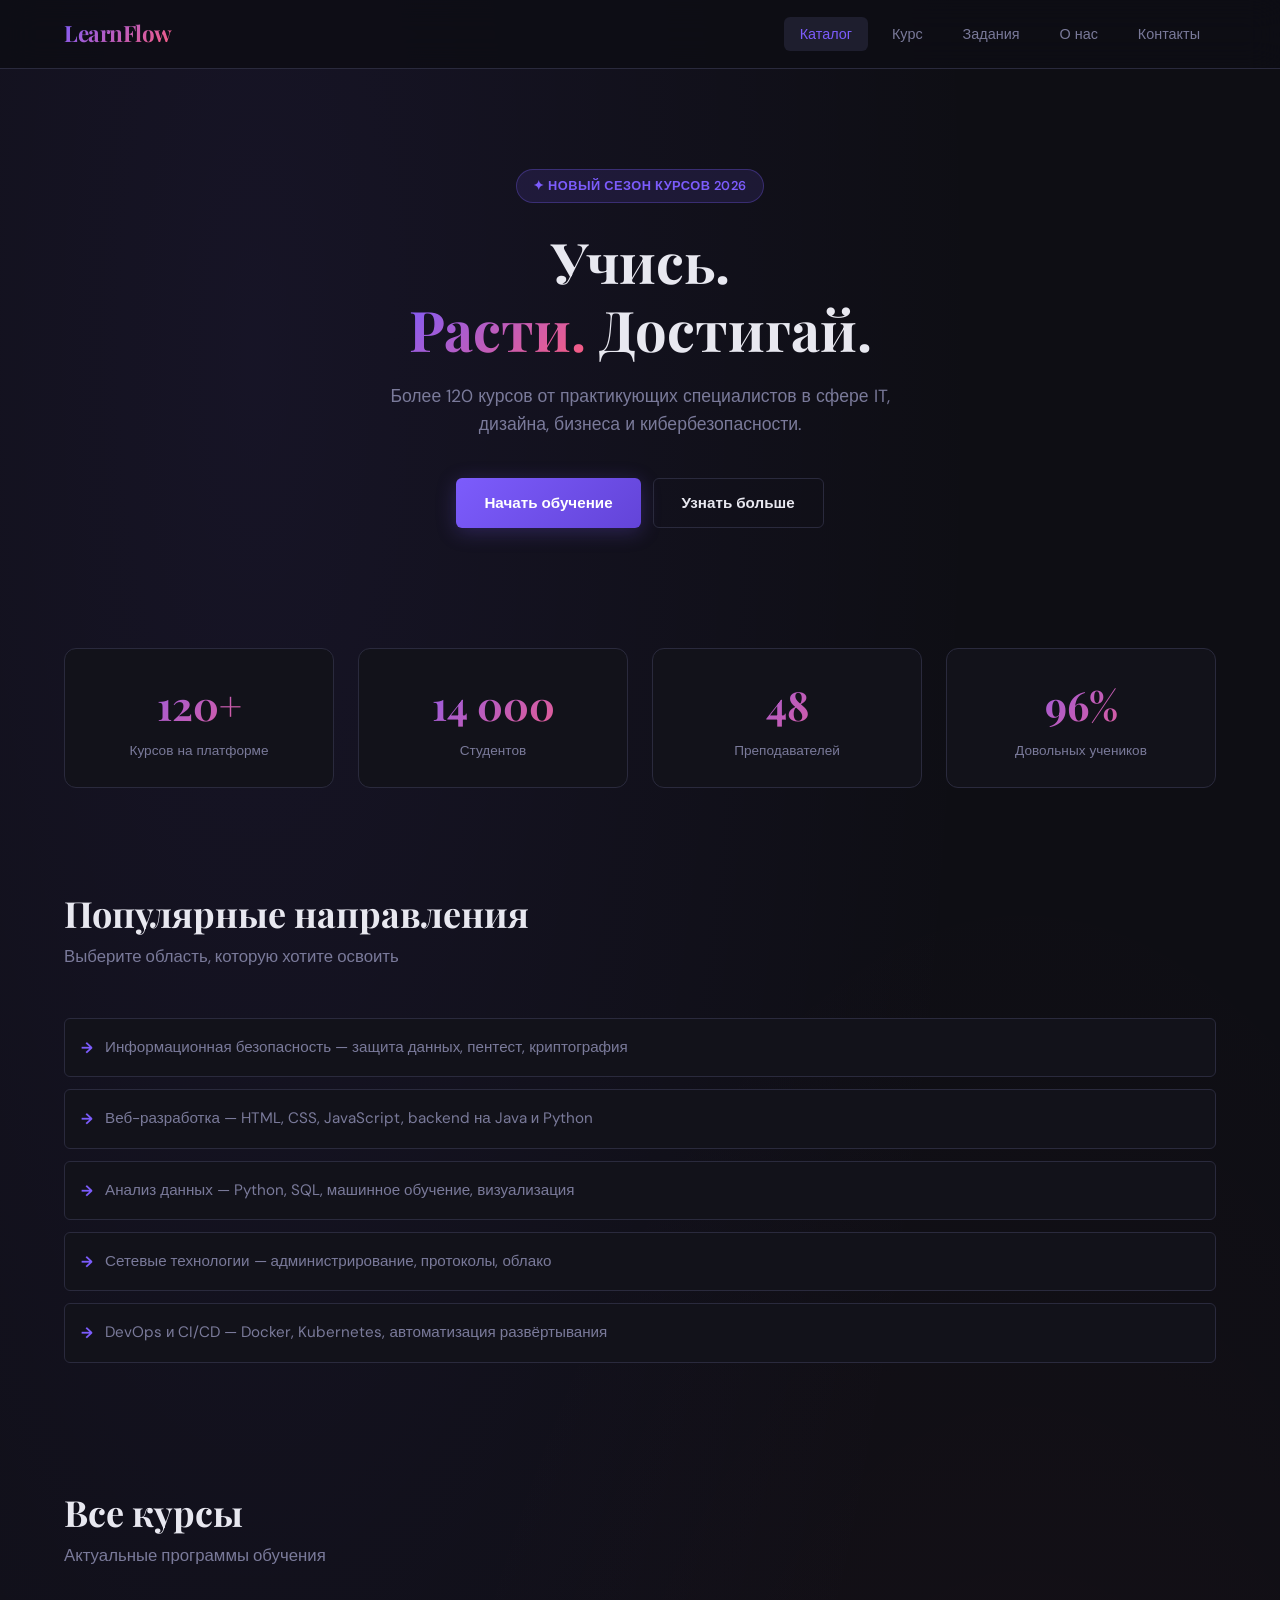
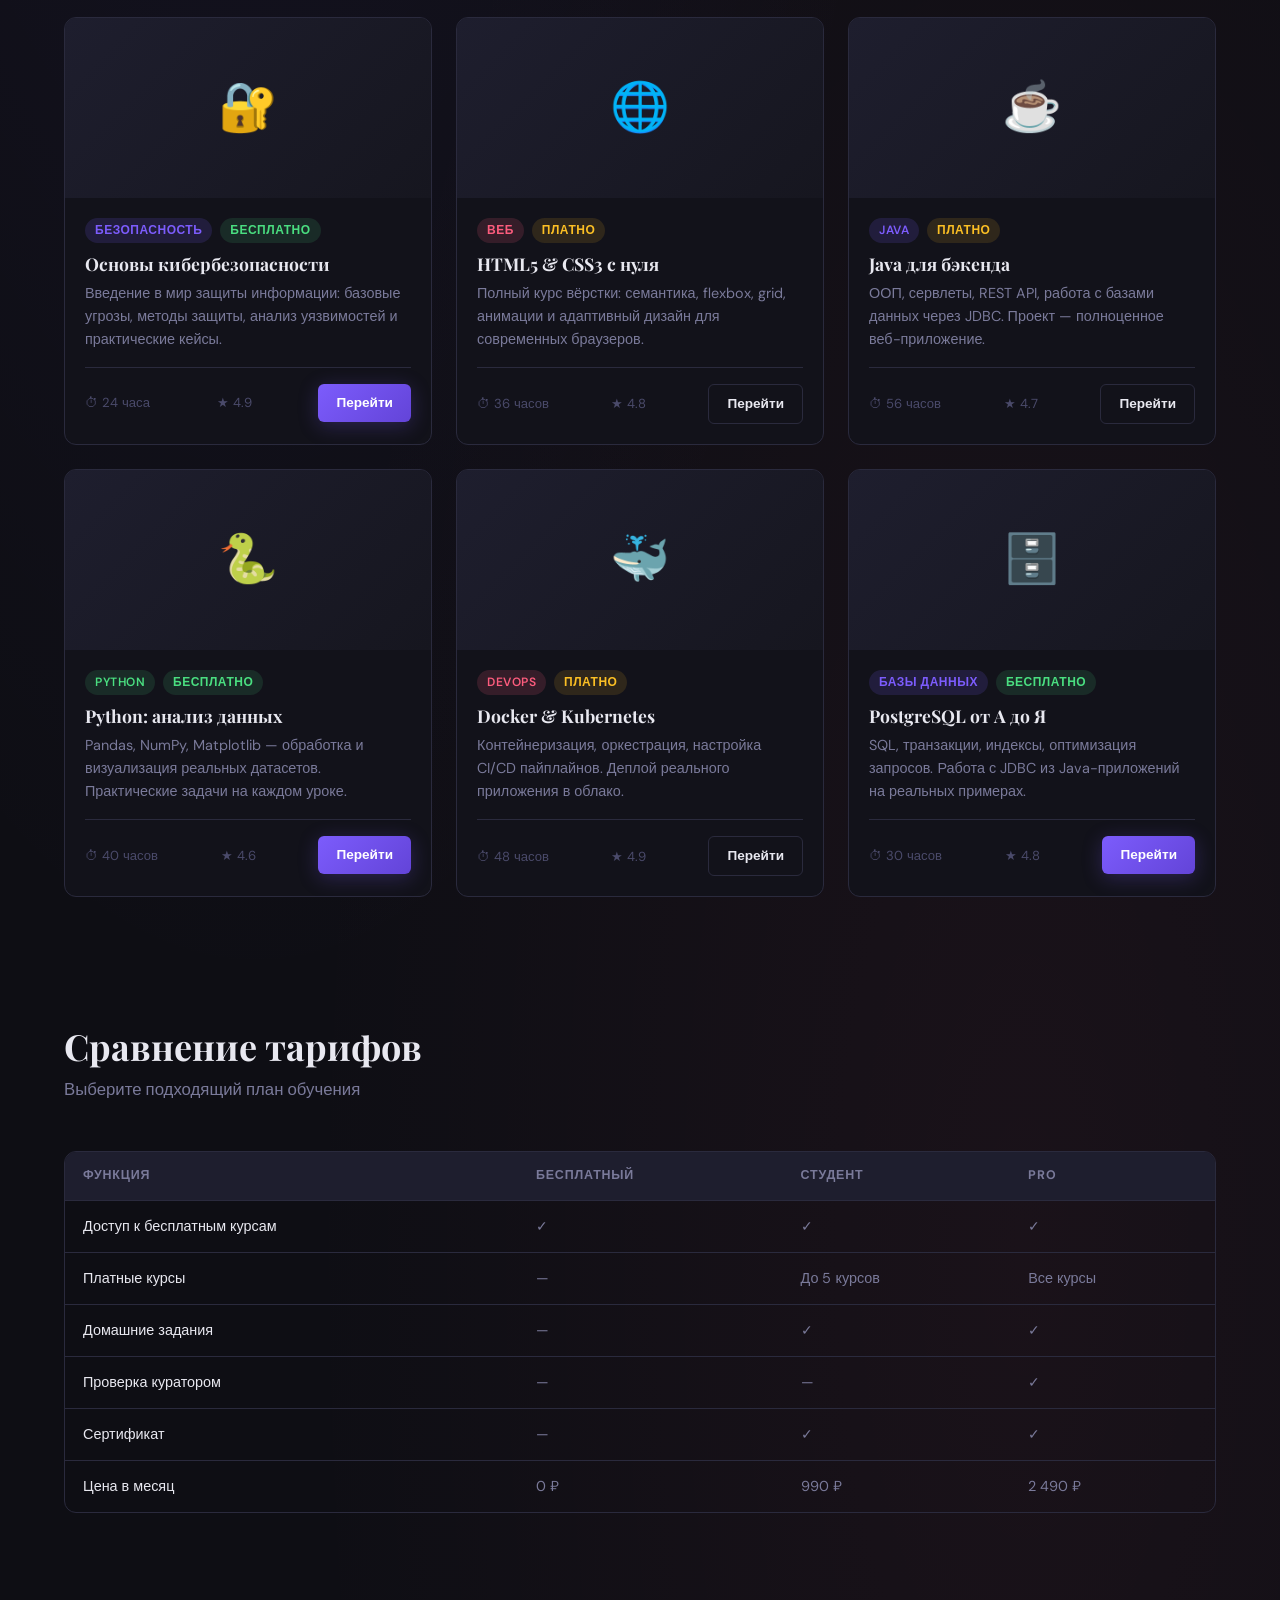
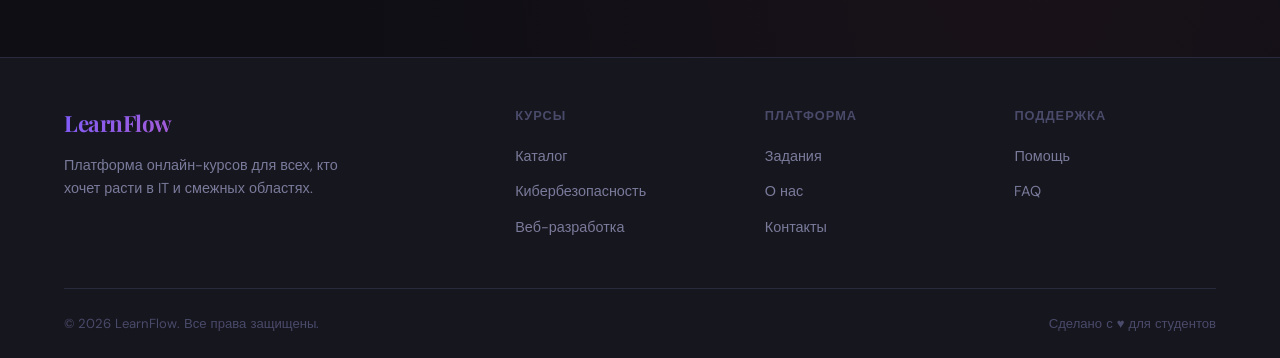
<file: lr6/index.html>
<!DOCTYPE html>
<html lang="ru">
<head>
    <meta charset="UTF-8">
    <meta name="viewport" content="width=device-width, initial-scale=1.0">
    <title>LearnFlow — Платформа онлайн-курсов</title>
    <link rel="stylesheet" href="css/style.css">
    <link rel="preconnect" href="https://fonts.googleapis.com">
    <link href="https://fonts.googleapis.com/css2?family=Playfair+Display:wght@700&family=DM+Sans:wght@400;500;600&display=swap" rel="stylesheet">
</head>
<body>

<header>
    <nav>
        <a href="index.html" class="nav-logo">LearnFlow</a>
        <ul class="nav-links">
            <li><a href="index.html" class="active"><span>Каталог</span></a></li>
            <li><a href="course.html"><span>Курс</span></a></li>
            <li><a href="homework.html"><span>Задания</span></a></li>
            <li><a href="about.html"><span>О нас</span></a></li>
            <li><a href="contacts.html"><span>Контакты</span></a></li>
        </ul>
    </nav>
</header>

<main>
    <section class="hero">
        <div class="container">
            <div class="hero-badge">✦ Новый сезон курсов 2026</div>
            <h1>Учись.<br><span>Расти.</span> Достигай.</h1>
            <p>Более 120 курсов от практикующих специалистов в сфере IT, дизайна, бизнеса и кибербезопасности.</p>
            <div class="hero-cta">
                <a href="course.html" class="btn btn-primary">Начать обучение</a>
                <a href="about.html" class="btn btn-outline">Узнать больше</a>
            </div>
        </div>
    </section>

    <div class="section-stats">
        <div class="container">
            <div class="stats-row">
                <div class="stat-box">
                    <span class="number">120+</span>
                    <span class="label">Курсов на платформе</span>
                </div>
                <div class="stat-box">
                    <span class="number">14 000</span>
                    <span class="label">Студентов</span>
                </div>
                <div class="stat-box">
                    <span class="number">48</span>
                    <span class="label">Преподавателей</span>
                </div>
                <div class="stat-box">
                    <span class="number">96%</span>
                    <span class="label">Довольных учеников</span>
                </div>
            </div>
        </div>
    </div>

    <section>
        <div class="container">
            <div class="section-header">
                <h2>Популярные направления</h2>
                <p>Выберите область, которую хотите освоить</p>
            </div>
            <ul class="styled-list">
                <li>Информационная безопасность — защита данных, пентест, криптография</li>
                <li>Веб-разработка — HTML, CSS, JavaScript, backend на Java и Python</li>
                <li>Анализ данных — Python, SQL, машинное обучение, визуализация</li>
                <li>Сетевые технологии — администрирование, протоколы, облако</li>
                <li>DevOps и CI/CD — Docker, Kubernetes, автоматизация развёртывания</li>
            </ul>
        </div>
    </section>

    <section>
        <div class="container">
            <div class="section-header">
                <h2>Все курсы</h2>
                <p>Актуальные программы обучения</p>
            </div>
            <div class="grid-3">
                <article class="card">
                    <div class="card-img-placeholder">🔐</div>
                    <div class="card-body">
                        <div class="card-meta">
                            <span class="tag tag-purple">Безопасность</span>
                            <span class="tag tag-green">Бесплатно</span>
                        </div>
                        <h3>Основы кибербезопасности</h3>
                        <p>Введение в мир защиты информации: базовые угрозы, методы защиты, анализ уязвимостей и практические кейсы.</p>
                        <div class="card-footer">
                            <span class="card-stat">⏱ 24 часа</span>
                            <span class="card-stat">★ 4.9</span>
                            <a href="course.html" class="btn btn-sm btn-primary">Перейти</a>
                        </div>
                    </div>
                </article>
                <article class="card">
                    <div class="card-img-placeholder">🌐</div>
                    <div class="card-body">
                        <div class="card-meta">
                            <span class="tag tag-pink">Веб</span>
                            <span class="tag tag-yellow">Платно</span>
                        </div>
                        <h3>HTML5 &amp; CSS3 с нуля</h3>
                        <p>Полный курс вёрстки: семантика, flexbox, grid, анимации и адаптивный дизайн для современных браузеров.</p>
                        <div class="card-footer">
                            <span class="card-stat">⏱ 36 часов</span>
                            <span class="card-stat">★ 4.8</span>
                            <a href="course.html" class="btn btn-sm btn-outline">Перейти</a>
                        </div>
                    </div>
                </article>
                <article class="card">
                    <div class="card-img-placeholder">☕</div>
                    <div class="card-body">
                        <div class="card-meta">
                            <span class="tag tag-purple">Java</span>
                            <span class="tag tag-yellow">Платно</span>
                        </div>
                        <h3>Java для бэкенда</h3>
                        <p>ООП, сервлеты, REST API, работа с базами данных через JDBC. Проект — полноценное веб-приложение.</p>
                        <div class="card-footer">
                            <span class="card-stat">⏱ 56 часов</span>
                            <span class="card-stat">★ 4.7</span>
                            <a href="course.html" class="btn btn-sm btn-outline">Перейти</a>
                        </div>
                    </div>
                </article>
                <article class="card">
                    <div class="card-img-placeholder">🐍</div>
                    <div class="card-body">
                        <div class="card-meta">
                            <span class="tag tag-green">Python</span>
                            <span class="tag tag-green">Бесплатно</span>
                        </div>
                        <h3>Python: анализ данных</h3>
                        <p>Pandas, NumPy, Matplotlib — обработка и визуализация реальных датасетов. Практические задачи на каждом уроке.</p>
                        <div class="card-footer">
                            <span class="card-stat">⏱ 40 часов</span>
                            <span class="card-stat">★ 4.6</span>
                            <a href="course.html" class="btn btn-sm btn-primary">Перейти</a>
                        </div>
                    </div>
                </article>
                <article class="card">
                    <div class="card-img-placeholder">🐳</div>
                    <div class="card-body">
                        <div class="card-meta">
                            <span class="tag tag-pink">DevOps</span>
                            <span class="tag tag-yellow">Платно</span>
                        </div>
                        <h3>Docker &amp; Kubernetes</h3>
                        <p>Контейнеризация, оркестрация, настройка CI/CD пайплайнов. Деплой реального приложения в облако.</p>
                        <div class="card-footer">
                            <span class="card-stat">⏱ 48 часов</span>
                            <span class="card-stat">★ 4.9</span>
                            <a href="course.html" class="btn btn-sm btn-outline">Перейти</a>
                        </div>
                    </div>
                </article>
                <article class="card">
                    <div class="card-img-placeholder">🗄️</div>
                    <div class="card-body">
                        <div class="card-meta">
                            <span class="tag tag-purple">Базы данных</span>
                            <span class="tag tag-green">Бесплатно</span>
                        </div>
                        <h3>PostgreSQL от А до Я</h3>
                        <p>SQL, транзакции, индексы, оптимизация запросов. Работа с JDBC из Java-приложений на реальных примерах.</p>
                        <div class="card-footer">
                            <span class="card-stat">⏱ 30 часов</span>
                            <span class="card-stat">★ 4.8</span>
                            <a href="course.html" class="btn btn-sm btn-primary">Перейти</a>
                        </div>
                    </div>
                </article>
            </div>
        </div>
    </section>

    <section>
        <div class="container">
            <div class="section-header">
                <h2>Сравнение тарифов</h2>
                <p>Выберите подходящий план обучения</p>
            </div>
            <div class="table-wrapper">
                <table>
                    <thead>
                        <tr>
                            <th>Функция</th>
                            <th>Бесплатный</th>
                            <th>Студент</th>
                            <th>Pro</th>
                        </tr>
                    </thead>
                    <tbody>
                        <tr><td>Доступ к бесплатным курсам</td><td>✓</td><td>✓</td><td>✓</td></tr>
                        <tr><td>Платные курсы</td><td>—</td><td>До 5 курсов</td><td>Все курсы</td></tr>
                        <tr><td>Домашние задания</td><td>—</td><td>✓</td><td>✓</td></tr>
                        <tr><td>Проверка куратором</td><td>—</td><td>—</td><td>✓</td></tr>
                        <tr><td>Сертификат</td><td>—</td><td>✓</td><td>✓</td></tr>
                        <tr><td>Цена в месяц</td><td>0 ₽</td><td>990 ₽</td><td>2 490 ₽</td></tr>
                    </tbody>
                </table>
            </div>
        </div>
    </section>
</main>

<footer>
    <div class="container">
        <div class="footer-grid">
            <div class="footer-brand">
                <div class="nav-logo">LearnFlow</div>
                <p>Платформа онлайн-курсов для всех, кто хочет расти в IT и смежных областях.</p>
            </div>
            <div class="footer-col">
                <p class="footer-col-title">Курсы</p>
                <ul>
                    <li><a href="index.html">Каталог</a></li>
                    <li><a href="course.html">Кибербезопасность</a></li>
                    <li><a href="course.html">Веб-разработка</a></li>
                </ul>
            </div>
            <div class="footer-col">
                <p class="footer-col-title">Платформа</p>
                <ul>
                    <li><a href="homework.html">Задания</a></li>
                    <li><a href="about.html">О нас</a></li>
                    <li><a href="contacts.html">Контакты</a></li>
                </ul>
            </div>
            <div class="footer-col">
                <p class="footer-col-title">Поддержка</p>
                <ul>
                    <li><a href="contacts.html">Помощь</a></li>
                    <li><a href="contacts.html">FAQ</a></li>
                </ul>
            </div>
        </div>
        <div class="footer-bottom">
            <span>© 2026 LearnFlow. Все права защищены.</span>
            <span>Сделано с ♥ для студентов</span>
        </div>
    </div>
</footer>

</body>
</html>
</file>
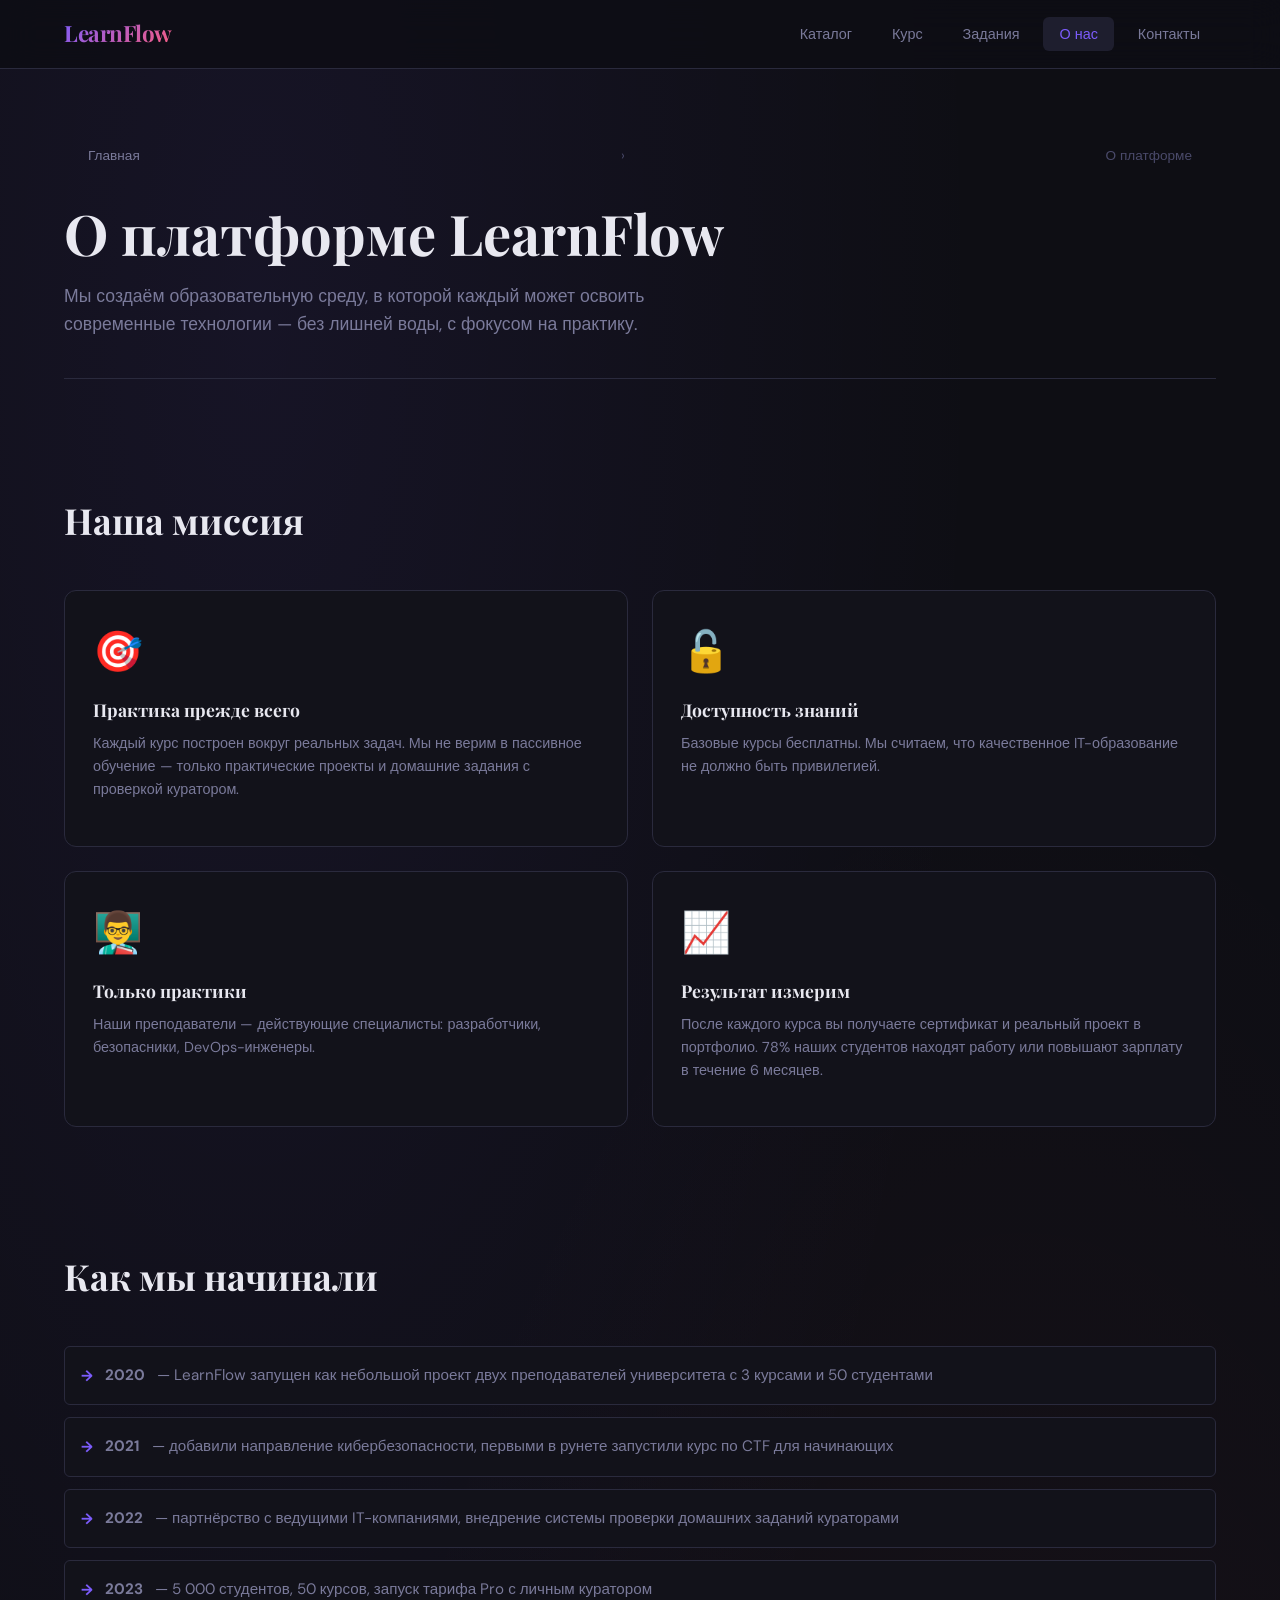
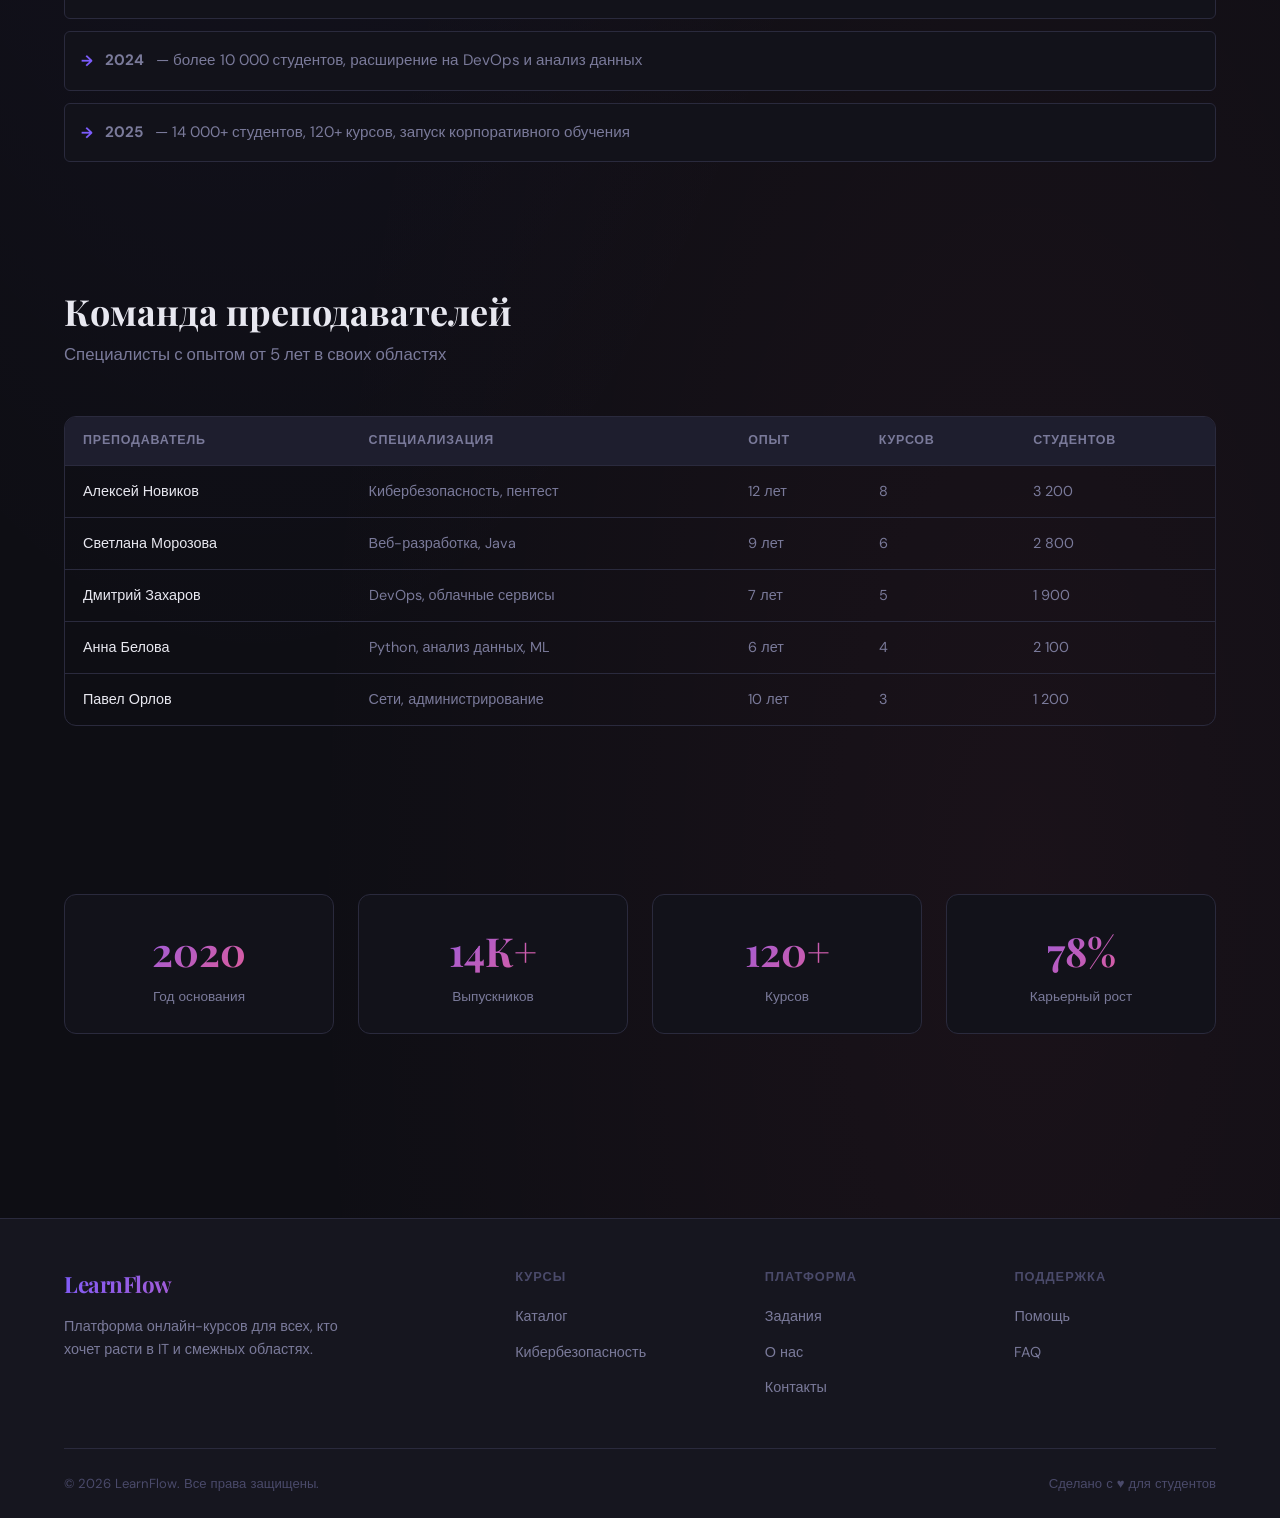
<file: lr6/about.html>
<!DOCTYPE html>
<html lang="ru">
<head>
    <meta charset="UTF-8">
    <meta name="viewport" content="width=device-width, initial-scale=1.0">
    <title>О платформе — LearnFlow</title>
    <link rel="stylesheet" href="css/style.css">
    <link rel="preconnect" href="https://fonts.googleapis.com">
    <link href="https://fonts.googleapis.com/css2?family=Playfair+Display:wght@700&family=DM+Sans:wght@400;500;600&display=swap" rel="stylesheet">
</head>
<body>

<header>
    <nav>
        <a href="index.html" class="nav-logo">LearnFlow</a>
        <ul class="nav-links">
            <li><a href="index.html"><span>Каталог</span></a></li>
            <li><a href="course.html"><span>Курс</span></a></li>
            <li><a href="homework.html"><span>Задания</span></a></li>
            <li><a href="about.html" class="active"><span>О нас</span></a></li>
            <li><a href="contacts.html"><span>Контакты</span></a></li>
        </ul>
    </nav>
</header>

<main>
    <div class="container">

        <div class="page-header">
            <nav class="breadcrumb" aria-label="Навигация">
                <a href="index.html">Главная</a>
                <span>›</span>
                <span>О платформе</span>
            </nav>
            <h1>О платформе LearnFlow</h1>
            <p style="color:var(--text-muted); margin-top:16px; font-size:1.1rem; max-width:600px;">Мы создаём образовательную среду, в которой каждый может освоить современные технологии — без лишней воды, с фокусом на практику.</p>
        </div>

        <section>
            <div class="section-header">
                <h2>Наша миссия</h2>
            </div>
            <div class="grid-2">
                <div class="card" style="padding:28px;">
                    <div style="font-size:2.5rem; margin-bottom:16px;">🎯</div>
                    <h3 style="margin-bottom:12px;">Практика прежде всего</h3>
                    <p style="color:var(--text-muted);">Каждый курс построен вокруг реальных задач. Мы не верим в пассивное обучение — только практические проекты и домашние задания с проверкой куратором.</p>
                </div>
                <div class="card" style="padding:28px;">
                    <div style="font-size:2.5rem; margin-bottom:16px;">🔓</div>
                    <h3 style="margin-bottom:12px;">Доступность знаний</h3>
                    <p style="color:var(--text-muted);">Базовые курсы бесплатны. Мы считаем, что качественное IT-образование не должно быть привилегией.</p>
                </div>
                <div class="card" style="padding:28px;">
                    <div style="font-size:2.5rem; margin-bottom:16px;">👨‍🏫</div>
                    <h3 style="margin-bottom:12px;">Только практики</h3>
                    <p style="color:var(--text-muted);">Наши преподаватели — действующие специалисты: разработчики, безопасники, DevOps-инженеры.</p>
                </div>
                <div class="card" style="padding:28px;">
                    <div style="font-size:2.5rem; margin-bottom:16px;">📈</div>
                    <h3 style="margin-bottom:12px;">Результат измерим</h3>
                    <p style="color:var(--text-muted);">После каждого курса вы получаете сертификат и реальный проект в портфолио. 78% наших студентов находят работу или повышают зарплату в течение 6 месяцев.</p>
                </div>
            </div>
        </section>

        <section>
            <div class="section-header">
                <h2>Как мы начинали</h2>
            </div>
            <ul class="styled-list">
                <li><strong>2020</strong> — LearnFlow запущен как небольшой проект двух преподавателей университета с 3 курсами и 50 студентами</li>
                <li><strong>2021</strong> — добавили направление кибербезопасности, первыми в рунете запустили курс по CTF для начинающих</li>
                <li><strong>2022</strong> — партнёрство с ведущими IT-компаниями, внедрение системы проверки домашних заданий кураторами</li>
                <li><strong>2023</strong> — 5 000 студентов, 50 курсов, запуск тарифа Pro с личным куратором</li>
                <li><strong>2024</strong> — более 10 000 студентов, расширение на DevOps и анализ данных</li>
                <li><strong>2025</strong> — 14 000+ студентов, 120+ курсов, запуск корпоративного обучения</li>
            </ul>
        </section>

        <section>
            <div class="section-header">
                <h2>Команда преподавателей</h2>
                <p>Специалисты с опытом от 5 лет в своих областях</p>
            </div>
            <div class="table-wrapper">
                <table>
                    <thead>
                        <tr>
                            <th>Преподаватель</th>
                            <th>Специализация</th>
                            <th>Опыт</th>
                            <th>Курсов</th>
                            <th>Студентов</th>
                        </tr>
                    </thead>
                    <tbody>
                        <tr><td>Алексей Новиков</td><td>Кибербезопасность, пентест</td><td>12 лет</td><td>8</td><td>3 200</td></tr>
                        <tr><td>Светлана Морозова</td><td>Веб-разработка, Java</td><td>9 лет</td><td>6</td><td>2 800</td></tr>
                        <tr><td>Дмитрий Захаров</td><td>DevOps, облачные сервисы</td><td>7 лет</td><td>5</td><td>1 900</td></tr>
                        <tr><td>Анна Белова</td><td>Python, анализ данных, ML</td><td>6 лет</td><td>4</td><td>2 100</td></tr>
                        <tr><td>Павел Орлов</td><td>Сети, администрирование</td><td>10 лет</td><td>3</td><td>1 200</td></tr>
                    </tbody>
                </table>
            </div>
        </section>

        <div class="section-stats" style="padding:64px 0;">
            <div class="stats-row">
                <div class="stat-box"><span class="number">2020</span><span class="label">Год основания</span></div>
                <div class="stat-box"><span class="number">14К+</span><span class="label">Выпускников</span></div>
                <div class="stat-box"><span class="number">120+</span><span class="label">Курсов</span></div>
                <div class="stat-box"><span class="number">78%</span><span class="label">Карьерный рост</span></div>
            </div>
        </div>

    </div>
</main>

<footer>
    <div class="container">
        <div class="footer-grid">
            <div class="footer-brand">
                <div class="nav-logo">LearnFlow</div>
                <p>Платформа онлайн-курсов для всех, кто хочет расти в IT и смежных областях.</p>
            </div>
            <div class="footer-col">
                <p class="footer-col-title">Курсы</p>
                <ul>
                    <li><a href="index.html">Каталог</a></li>
                    <li><a href="course.html">Кибербезопасность</a></li>
                </ul>
            </div>
            <div class="footer-col">
                <p class="footer-col-title">Платформа</p>
                <ul>
                    <li><a href="homework.html">Задания</a></li>
                    <li><a href="about.html">О нас</a></li>
                    <li><a href="contacts.html">Контакты</a></li>
                </ul>
            </div>
            <div class="footer-col">
                <p class="footer-col-title">Поддержка</p>
                <ul>
                    <li><a href="contacts.html">Помощь</a></li>
                    <li><a href="contacts.html">FAQ</a></li>
                </ul>
            </div>
        </div>
        <div class="footer-bottom">
            <span>© 2026 LearnFlow. Все права защищены.</span>
            <span>Сделано с ♥ для студентов</span>
        </div>
    </div>
</footer>

</body>
</html>
</file>
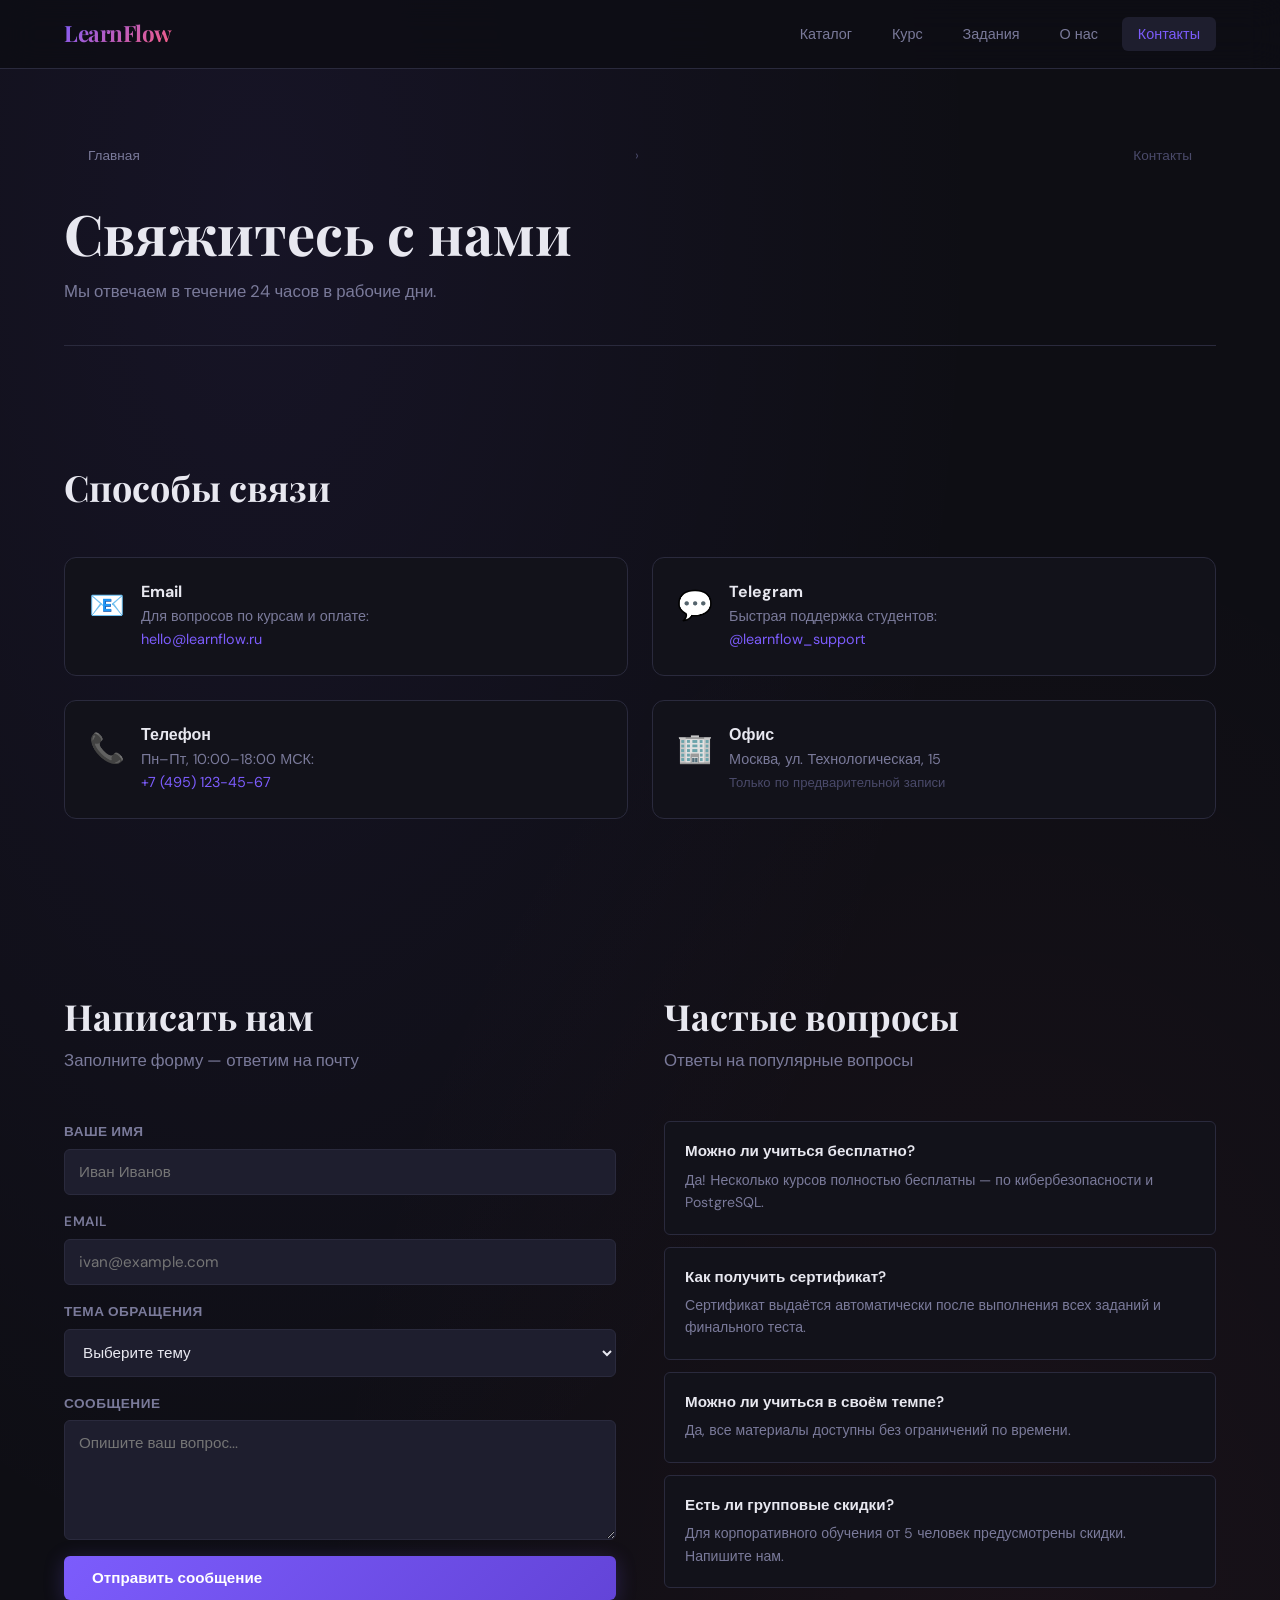
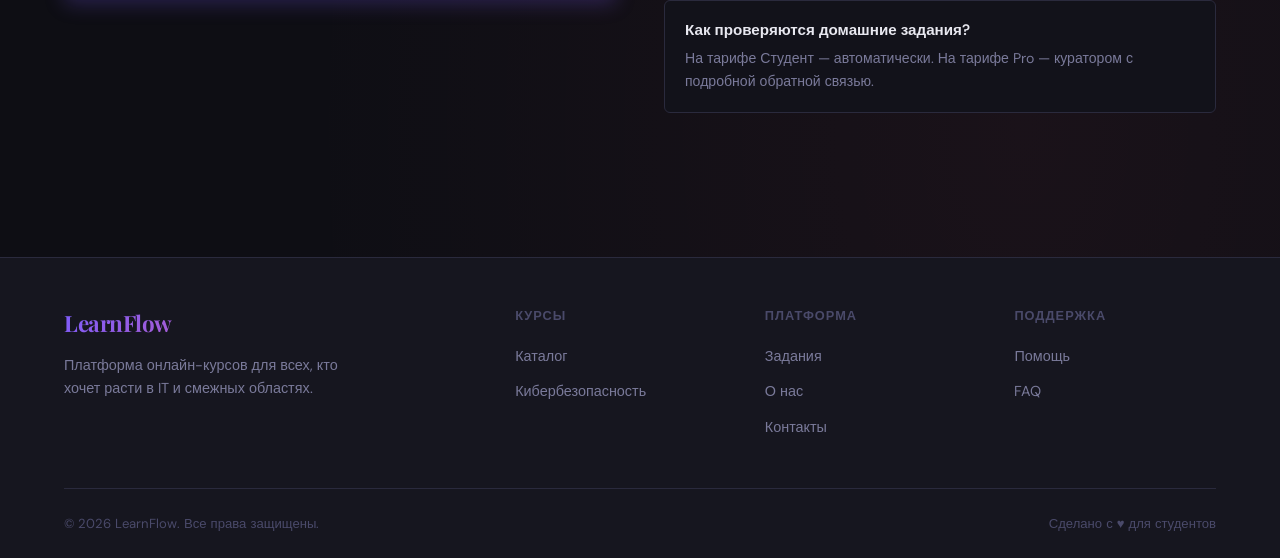
<file: lr6/contacts.html>
<!DOCTYPE html>
<html lang="ru">
<head>
    <meta charset="UTF-8">
    <meta name="viewport" content="width=device-width, initial-scale=1.0">
    <title>Контакты — LearnFlow</title>
    <link rel="stylesheet" href="css/style.css">
    <link rel="preconnect" href="https://fonts.googleapis.com">
    <link href="https://fonts.googleapis.com/css2?family=Playfair+Display:wght@700&family=DM+Sans:wght@400;500;600&display=swap" rel="stylesheet">
    <style>
        .contact-form { display:flex; flex-direction:column; gap:16px; }
        .form-group { display:flex; flex-direction:column; gap:6px; }
        .form-group label { font-size:0.85rem; font-weight:600; color:var(--text-muted); text-transform:uppercase; letter-spacing:0.5px; }
        .form-group input, .form-group select, .form-group textarea {
            background:var(--surface2); border:1px solid var(--border); border-radius:var(--radius-sm);
            padding:12px 14px; color:var(--text); font-family:var(--font-body); font-size:0.95rem;
            transition:border-color var(--transition); outline:none; width:100%;
        }
        .form-group input:focus, .form-group select:focus, .form-group textarea:focus {
            border-color:var(--accent); box-shadow:0 0 0 3px var(--accent-glow);
        }
        .form-group textarea { resize:vertical; min-height:120px; }
        .form-group select option { background:var(--surface2); }
        .contact-card { background:var(--card-bg); border:1px solid var(--border); border-radius:var(--radius); padding:24px; display:flex; gap:16px; align-items:flex-start; }
        .contact-icon { font-size:1.8rem; flex-shrink:0; }
        .contact-card h3 { font-size:1rem; margin-bottom:4px; font-family:var(--font-body); }
        .contact-card p { color:var(--text-muted); font-size:0.9rem; }
        .contact-card a { color:var(--accent); }
        .faq-item { background:var(--card-bg); border:1px solid var(--border); border-radius:var(--radius-sm); padding:20px; }
        .faq-item h3 { font-size:0.95rem; font-family:var(--font-body); font-weight:600; margin-bottom:8px; }
        .faq-item p { color:var(--text-muted); font-size:0.88rem; }
        .two-col { display:grid; grid-template-columns:1fr 1fr; gap:48px; flex-wrap:wrap; }
        @media(max-width:700px){ .two-col { grid-template-columns:1fr; } }
    </style>
</head>
<body>

<header>
    <nav>
        <a href="index.html" class="nav-logo">LearnFlow</a>
        <ul class="nav-links">
            <li><a href="index.html"><span>Каталог</span></a></li>
            <li><a href="course.html"><span>Курс</span></a></li>
            <li><a href="homework.html"><span>Задания</span></a></li>
            <li><a href="about.html"><span>О нас</span></a></li>
            <li><a href="contacts.html" class="active"><span>Контакты</span></a></li>
        </ul>
    </nav>
</header>

<main>
    <div class="container">

        <div class="page-header">
            <nav class="breadcrumb" aria-label="Навигация">
                <a href="index.html">Главная</a>
                <span>›</span>
                <span>Контакты</span>
            </nav>
            <h1>Свяжитесь с нами</h1>
            <p style="color:var(--text-muted); margin-top:12px; font-size:1.05rem;">Мы отвечаем в течение 24 часов в рабочие дни.</p>
        </div>

        <section>
            <div class="section-header">
                <h2>Способы связи</h2>
            </div>
            <div class="grid-2" style="margin-bottom:48px;">
                <div class="contact-card">
                    <div class="contact-icon">📧</div>
                    <div>
                        <h3>Email</h3>
                        <p>Для вопросов по курсам и оплате:<br><a href="mailto:hello@learnflow.ru">hello@learnflow.ru</a></p>
                    </div>
                </div>
                <div class="contact-card">
                    <div class="contact-icon">💬</div>
                    <div>
                        <h3>Telegram</h3>
                        <p>Быстрая поддержка студентов:<br><a href="#">@learnflow_support</a></p>
                    </div>
                </div>
                <div class="contact-card">
                    <div class="contact-icon">📞</div>
                    <div>
                        <h3>Телефон</h3>
                        <p>Пн–Пт, 10:00–18:00 МСК:<br><a href="tel:+74951234567">+7 (495) 123-45-67</a></p>
                    </div>
                </div>
                <div class="contact-card">
                    <div class="contact-icon">🏢</div>
                    <div>
                        <h3>Офис</h3>
                        <p>Москва, ул. Технологическая, 15<br><span style="color:var(--text-dim); font-size:0.82rem;">Только по предварительной записи</span></p>
                    </div>
                </div>
            </div>
        </section>

        <section>
            <div class="two-col">
                <div>
                    <div class="section-header">
                        <h2>Написать нам</h2>
                        <p>Заполните форму — ответим на почту</p>
                    </div>
                    <form class="contact-form" onsubmit="handleSubmit(event)">
                        <div class="form-group">
                            <label for="name">Ваше имя</label>
                            <input type="text" id="name" name="name" placeholder="Иван Иванов" required>
                        </div>
                        <div class="form-group">
                            <label for="email">Email</label>
                            <input type="email" id="email" name="email" placeholder="ivan@example.com" required>
                        </div>
                        <div class="form-group">
                            <label for="topic">Тема обращения</label>
                            <select id="topic" name="topic">
                                <option value="">Выберите тему</option>
                                <option value="course">Вопрос по курсу</option>
                                <option value="payment">Оплата и тарифы</option>
                                <option value="certificate">Сертификаты</option>
                                <option value="tech">Технические проблемы</option>
                                <option value="other">Другое</option>
                            </select>
                        </div>
                        <div class="form-group">
                            <label for="message">Сообщение</label>
                            <textarea id="message" name="message" placeholder="Опишите ваш вопрос..." required></textarea>
                        </div>
                        <button type="submit" class="btn btn-primary">Отправить сообщение</button>
                    </form>
                    <div id="success-msg" style="display:none; margin-top:16px; padding:14px; background:rgba(74,222,128,0.1); border:1px solid rgba(74,222,128,0.3); border-radius:var(--radius-sm); color:var(--success); font-size:0.9rem;">
                        ✓ Сообщение отправлено! Ответим в течение 24 часов.
                    </div>
                </div>

                <div>
                    <div class="section-header">
                        <h2>Частые вопросы</h2>
                        <p>Ответы на популярные вопросы</p>
                    </div>
                    <div style="display:flex; flex-direction:column; gap:12px;">
                        <div class="faq-item">
                            <h3>Можно ли учиться бесплатно?</h3>
                            <p>Да! Несколько курсов полностью бесплатны — по кибербезопасности и PostgreSQL.</p>
                        </div>
                        <div class="faq-item">
                            <h3>Как получить сертификат?</h3>
                            <p>Сертификат выдаётся автоматически после выполнения всех заданий и финального теста.</p>
                        </div>
                        <div class="faq-item">
                            <h3>Можно ли учиться в своём темпе?</h3>
                            <p>Да, все материалы доступны без ограничений по времени.</p>
                        </div>
                        <div class="faq-item">
                            <h3>Есть ли групповые скидки?</h3>
                            <p>Для корпоративного обучения от 5 человек предусмотрены скидки. Напишите нам.</p>
                        </div>
                        <div class="faq-item">
                            <h3>Как проверяются домашние задания?</h3>
                            <p>На тарифе Студент — автоматически. На тарифе Pro — куратором с подробной обратной связью.</p>
                        </div>
                    </div>
                </div>
            </div>
        </section>

    </div>
</main>

<footer>
    <div class="container">
        <div class="footer-grid">
            <div class="footer-brand">
                <div class="nav-logo">LearnFlow</div>
                <p>Платформа онлайн-курсов для всех, кто хочет расти в IT и смежных областях.</p>
            </div>
            <div class="footer-col">
                <p class="footer-col-title">Курсы</p>
                <ul>
                    <li><a href="index.html">Каталог</a></li>
                    <li><a href="course.html">Кибербезопасность</a></li>
                </ul>
            </div>
            <div class="footer-col">
                <p class="footer-col-title">Платформа</p>
                <ul>
                    <li><a href="homework.html">Задания</a></li>
                    <li><a href="about.html">О нас</a></li>
                    <li><a href="contacts.html">Контакты</a></li>
                </ul>
            </div>
            <div class="footer-col">
                <p class="footer-col-title">Поддержка</p>
                <ul>
                    <li><a href="contacts.html">Помощь</a></li>
                    <li><a href="contacts.html">FAQ</a></li>
                </ul>
            </div>
        </div>
        <div class="footer-bottom">
            <span>© 2026 LearnFlow. Все права защищены.</span>
            <span>Сделано с ♥ для студентов</span>
        </div>
    </div>
</footer>

<script>
function handleSubmit(e) {
    e.preventDefault();
    document.getElementById('success-msg').style.display = 'block';
    e.target.reset();
}
</script>

</body>
</html>
</file>
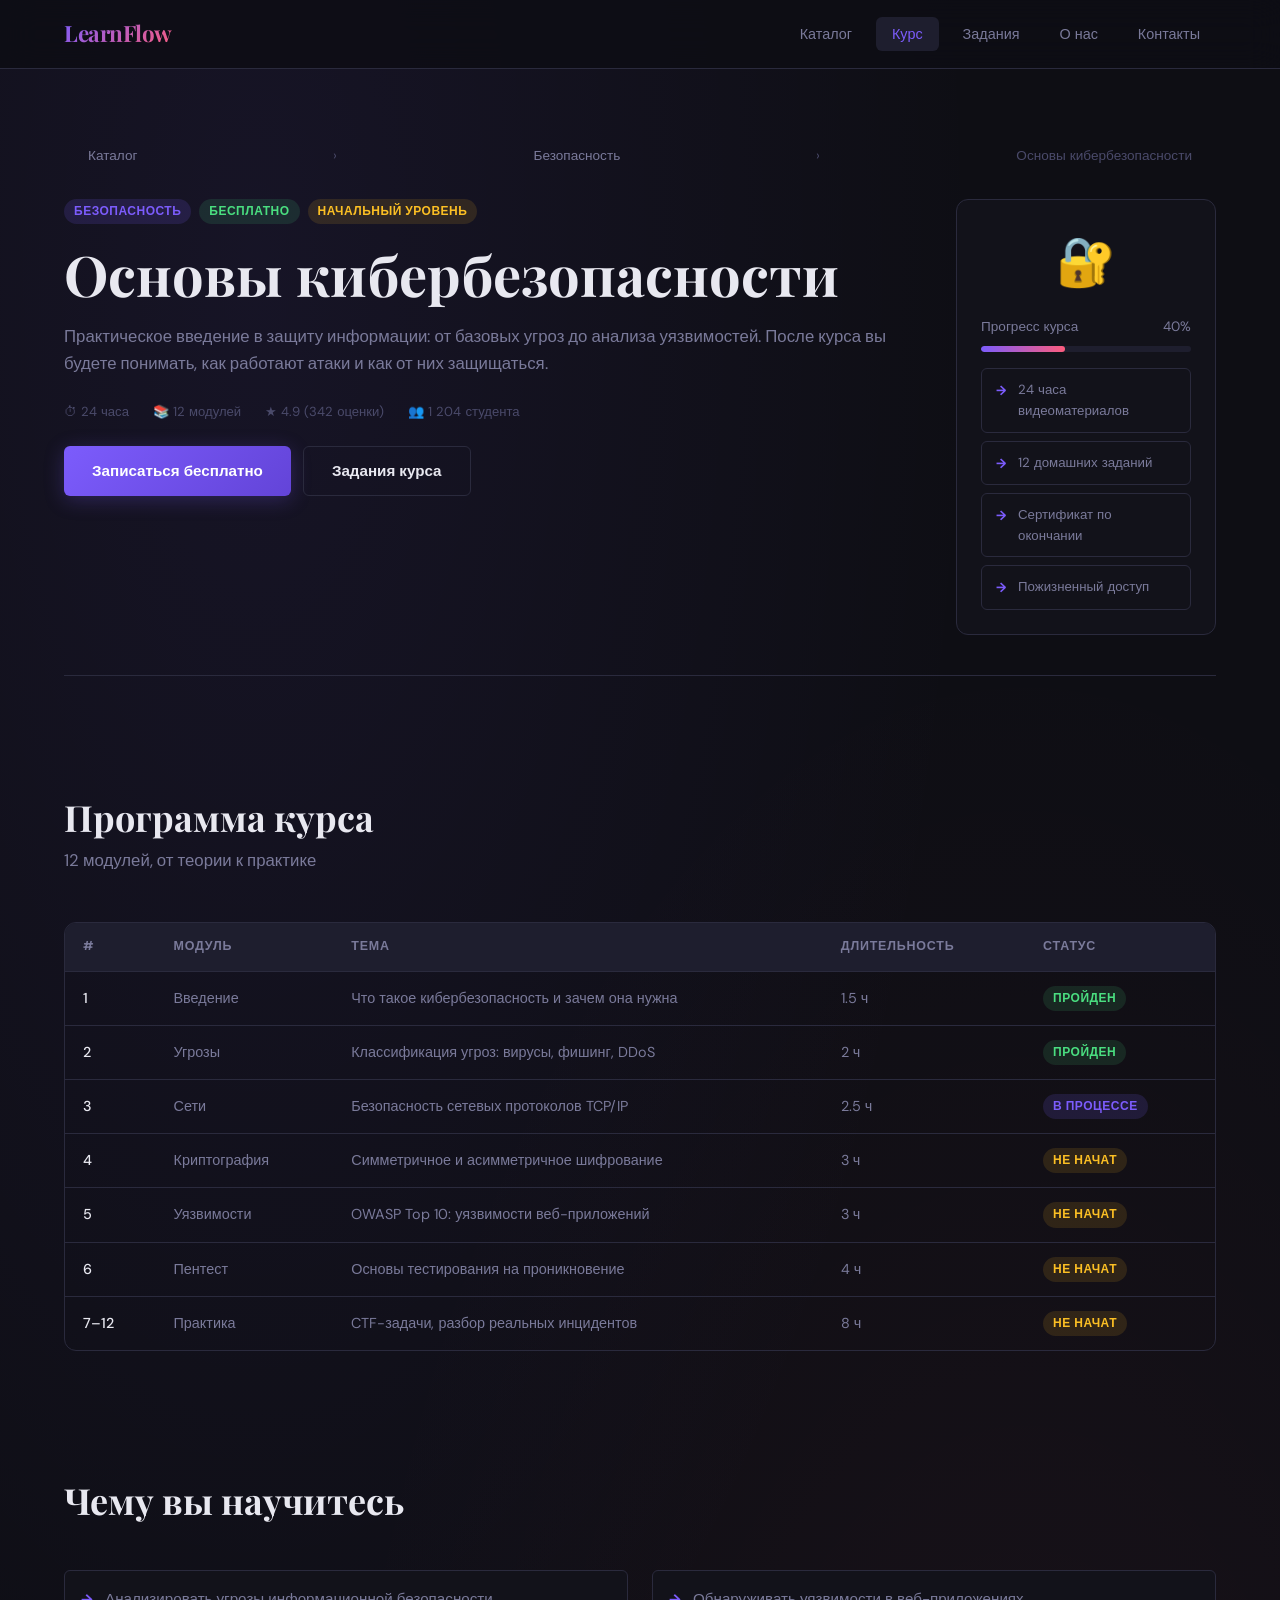
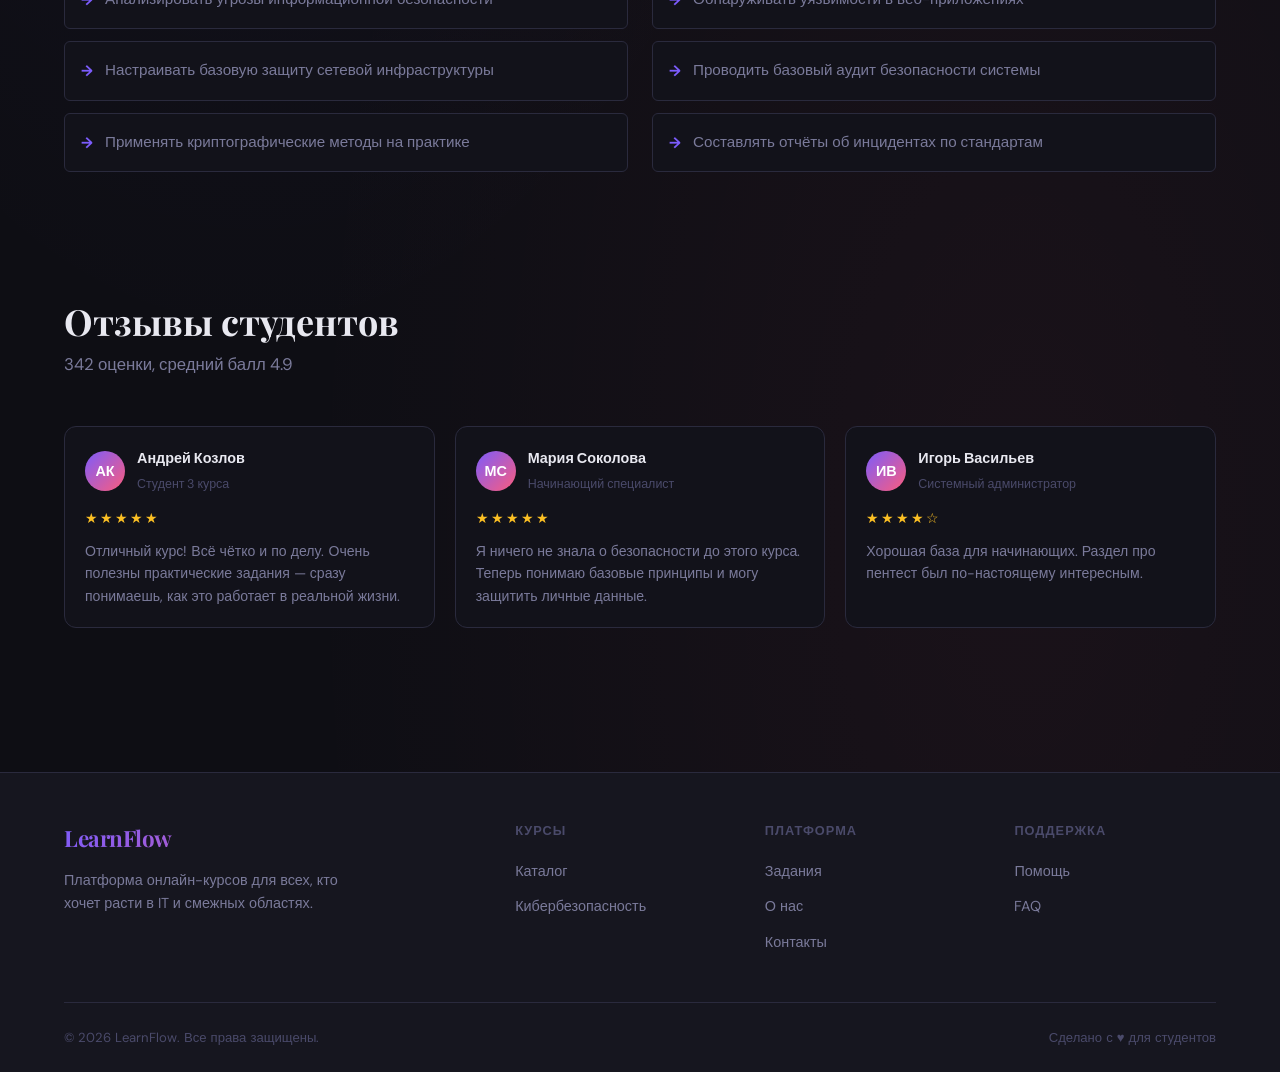
<file: lr6/course.html>
<!DOCTYPE html>
<html lang="ru">
<head>
    <meta charset="UTF-8">
    <meta name="viewport" content="width=device-width, initial-scale=1.0">
    <title>Основы кибербезопасности — LearnFlow</title>
    <link rel="stylesheet" href="css/style.css">
    <link rel="preconnect" href="https://fonts.googleapis.com">
    <link href="https://fonts.googleapis.com/css2?family=Playfair+Display:wght@700&family=DM+Sans:wght@400;500;600&display=swap" rel="stylesheet">
</head>
<body>

<header>
    <nav>
        <a href="index.html" class="nav-logo">LearnFlow</a>
        <ul class="nav-links">
            <li><a href="index.html"><span>Каталог</span></a></li>
            <li><a href="course.html" class="active"><span>Курс</span></a></li>
            <li><a href="homework.html"><span>Задания</span></a></li>
            <li><a href="about.html"><span>О нас</span></a></li>
            <li><a href="contacts.html"><span>Контакты</span></a></li>
        </ul>
    </nav>
</header>

<main>
    <div class="container">

        <div class="page-header">
            <nav class="breadcrumb" aria-label="Навигация">
                <a href="index.html">Каталог</a>
                <span>›</span>
                <a href="index.html">Безопасность</a>
                <span>›</span>
                <span>Основы кибербезопасности</span>
            </nav>
            <div style="display:flex; gap:32px; flex-wrap:wrap; align-items:flex-start;">
                <div style="flex:1; min-width:280px;">
                    <div class="card-meta" style="margin-bottom:16px;">
                        <span class="tag tag-purple">Безопасность</span>
                        <span class="tag tag-green">Бесплатно</span>
                        <span class="tag tag-yellow">Начальный уровень</span>
                    </div>
                    <h1 style="margin-bottom:16px;">Основы кибербезопасности</h1>
                    <p style="color:var(--text-muted); font-size:1.05rem; margin-bottom:24px;">
                        Практическое введение в защиту информации: от базовых угроз до анализа уязвимостей. После курса вы будете понимать, как работают атаки и как от них защищаться.
                    </p>
                    <div style="display:flex; gap:24px; flex-wrap:wrap; margin-bottom:24px;">
                        <span class="card-stat">⏱ 24 часа</span>
                        <span class="card-stat">📚 12 модулей</span>
                        <span class="card-stat">★ 4.9 (342 оценки)</span>
                        <span class="card-stat">👥 1 204 студента</span>
                    </div>
                    <div style="display:flex; gap:12px;">
                        <a href="homework.html" class="btn btn-primary">Записаться бесплатно</a>
                        <a href="homework.html" class="btn btn-outline">Задания курса</a>
                    </div>
                </div>
                <div style="width:260px;">
                    <div class="card" style="padding:24px;">
                        <div style="font-size:3rem; text-align:center; margin-bottom:16px;">🔐</div>
                        <div style="margin-bottom:16px;">
                            <div style="display:flex; justify-content:space-between; font-size:0.85rem; color:var(--text-muted); margin-bottom:6px;">
                                <span>Прогресс курса</span>
                                <span>40%</span>
                            </div>
                            <div class="progress-bar">
                                <div class="progress-fill" style="width:40%;"></div>
                            </div>
                        </div>
                        <ul class="styled-list" style="gap:8px;">
                            <li style="padding:10px 14px; font-size:0.83rem;">24 часа видеоматериалов</li>
                            <li style="padding:10px 14px; font-size:0.83rem;">12 домашних заданий</li>
                            <li style="padding:10px 14px; font-size:0.83rem;">Сертификат по окончании</li>
                            <li style="padding:10px 14px; font-size:0.83rem;">Пожизненный доступ</li>
                        </ul>
                    </div>
                </div>
            </div>
        </div>

        <section>
            <div class="section-header">
                <h2>Программа курса</h2>
                <p>12 модулей, от теории к практике</p>
            </div>
            <div class="table-wrapper">
                <table>
                    <thead>
                        <tr>
                            <th>#</th>
                            <th>Модуль</th>
                            <th>Тема</th>
                            <th>Длительность</th>
                            <th>Статус</th>
                        </tr>
                    </thead>
                    <tbody>
                        <tr><td>1</td><td>Введение</td><td>Что такое кибербезопасность и зачем она нужна</td><td>1.5 ч</td><td><span class="tag tag-green">Пройден</span></td></tr>
                        <tr><td>2</td><td>Угрозы</td><td>Классификация угроз: вирусы, фишинг, DDoS</td><td>2 ч</td><td><span class="tag tag-green">Пройден</span></td></tr>
                        <tr><td>3</td><td>Сети</td><td>Безопасность сетевых протоколов TCP/IP</td><td>2.5 ч</td><td><span class="tag tag-purple">В процессе</span></td></tr>
                        <tr><td>4</td><td>Криптография</td><td>Симметричное и асимметричное шифрование</td><td>3 ч</td><td><span class="tag tag-yellow">Не начат</span></td></tr>
                        <tr><td>5</td><td>Уязвимости</td><td>OWASP Top 10: уязвимости веб-приложений</td><td>3 ч</td><td><span class="tag tag-yellow">Не начат</span></td></tr>
                        <tr><td>6</td><td>Пентест</td><td>Основы тестирования на проникновение</td><td>4 ч</td><td><span class="tag tag-yellow">Не начат</span></td></tr>
                        <tr><td>7–12</td><td>Практика</td><td>CTF-задачи, разбор реальных инцидентов</td><td>8 ч</td><td><span class="tag tag-yellow">Не начат</span></td></tr>
                    </tbody>
                </table>
            </div>
        </section>

        <section>
            <div class="section-header">
                <h2>Чему вы научитесь</h2>
            </div>
            <div class="grid-2">
                <ul class="styled-list">
                    <li>Анализировать угрозы информационной безопасности</li>
                    <li>Настраивать базовую защиту сетевой инфраструктуры</li>
                    <li>Применять криптографические методы на практике</li>
                </ul>
                <ul class="styled-list">
                    <li>Обнаруживать уязвимости в веб-приложениях</li>
                    <li>Проводить базовый аудит безопасности системы</li>
                    <li>Составлять отчёты об инцидентах по стандартам</li>
                </ul>
            </div>
        </section>

        <section>
            <div class="section-header">
                <h2>Отзывы студентов</h2>
                <p>342 оценки, средний балл 4.9</p>
            </div>
            <div class="reviews-grid">
                <div class="review-card">
                    <div class="review-author">
                        <div class="avatar">АК</div>
                        <div class="review-author-info">
                            <strong>Андрей Козлов</strong>
                            <span>Студент 3 курса</span>
                        </div>
                    </div>
                    <div class="stars">★★★★★</div>
                    <p>Отличный курс! Всё чётко и по делу. Очень полезны практические задания — сразу понимаешь, как это работает в реальной жизни.</p>
                </div>
                <div class="review-card">
                    <div class="review-author">
                        <div class="avatar">МС</div>
                        <div class="review-author-info">
                            <strong>Мария Соколова</strong>
                            <span>Начинающий специалист</span>
                        </div>
                    </div>
                    <div class="stars">★★★★★</div>
                    <p>Я ничего не знала о безопасности до этого курса. Теперь понимаю базовые принципы и могу защитить личные данные.</p>
                </div>
                <div class="review-card">
                    <div class="review-author">
                        <div class="avatar">ИВ</div>
                        <div class="review-author-info">
                            <strong>Игорь Васильев</strong>
                            <span>Системный администратор</span>
                        </div>
                    </div>
                    <div class="stars">★★★★☆</div>
                    <p>Хорошая база для начинающих. Раздел про пентест был по-настоящему интересным.</p>
                </div>
            </div>
        </section>

    </div>
</main>

<footer>
    <div class="container">
        <div class="footer-grid">
            <div class="footer-brand">
                <div class="nav-logo">LearnFlow</div>
                <p>Платформа онлайн-курсов для всех, кто хочет расти в IT и смежных областях.</p>
            </div>
            <div class="footer-col">
                <p class="footer-col-title">Курсы</p>
                <ul>
                    <li><a href="index.html">Каталог</a></li>
                    <li><a href="course.html">Кибербезопасность</a></li>
                </ul>
            </div>
            <div class="footer-col">
                <p class="footer-col-title">Платформа</p>
                <ul>
                    <li><a href="homework.html">Задания</a></li>
                    <li><a href="about.html">О нас</a></li>
                    <li><a href="contacts.html">Контакты</a></li>
                </ul>
            </div>
            <div class="footer-col">
                <p class="footer-col-title">Поддержка</p>
                <ul>
                    <li><a href="contacts.html">Помощь</a></li>
                    <li><a href="contacts.html">FAQ</a></li>
                </ul>
            </div>
        </div>
        <div class="footer-bottom">
            <span>© 2026 LearnFlow. Все права защищены.</span>
            <span>Сделано с ♥ для студентов</span>
        </div>
    </div>
</footer>

</body>
</html>
</file>
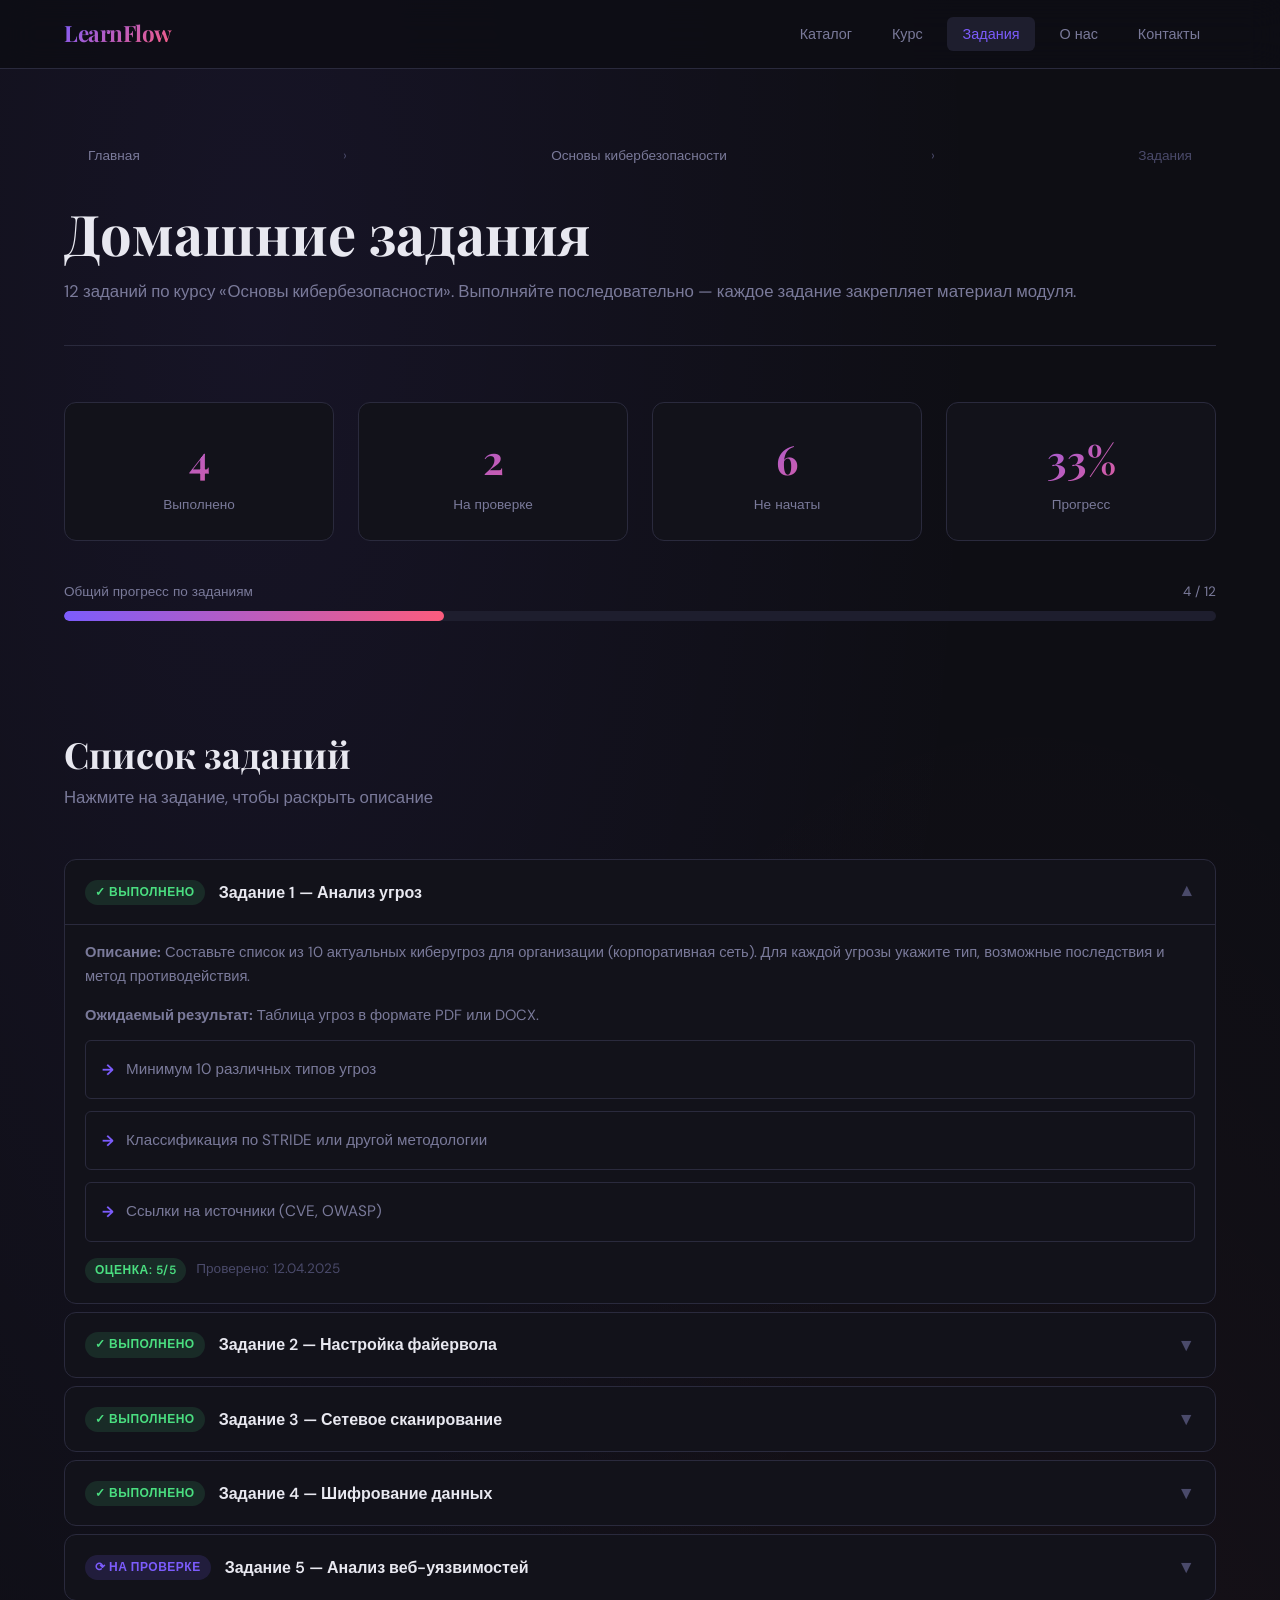
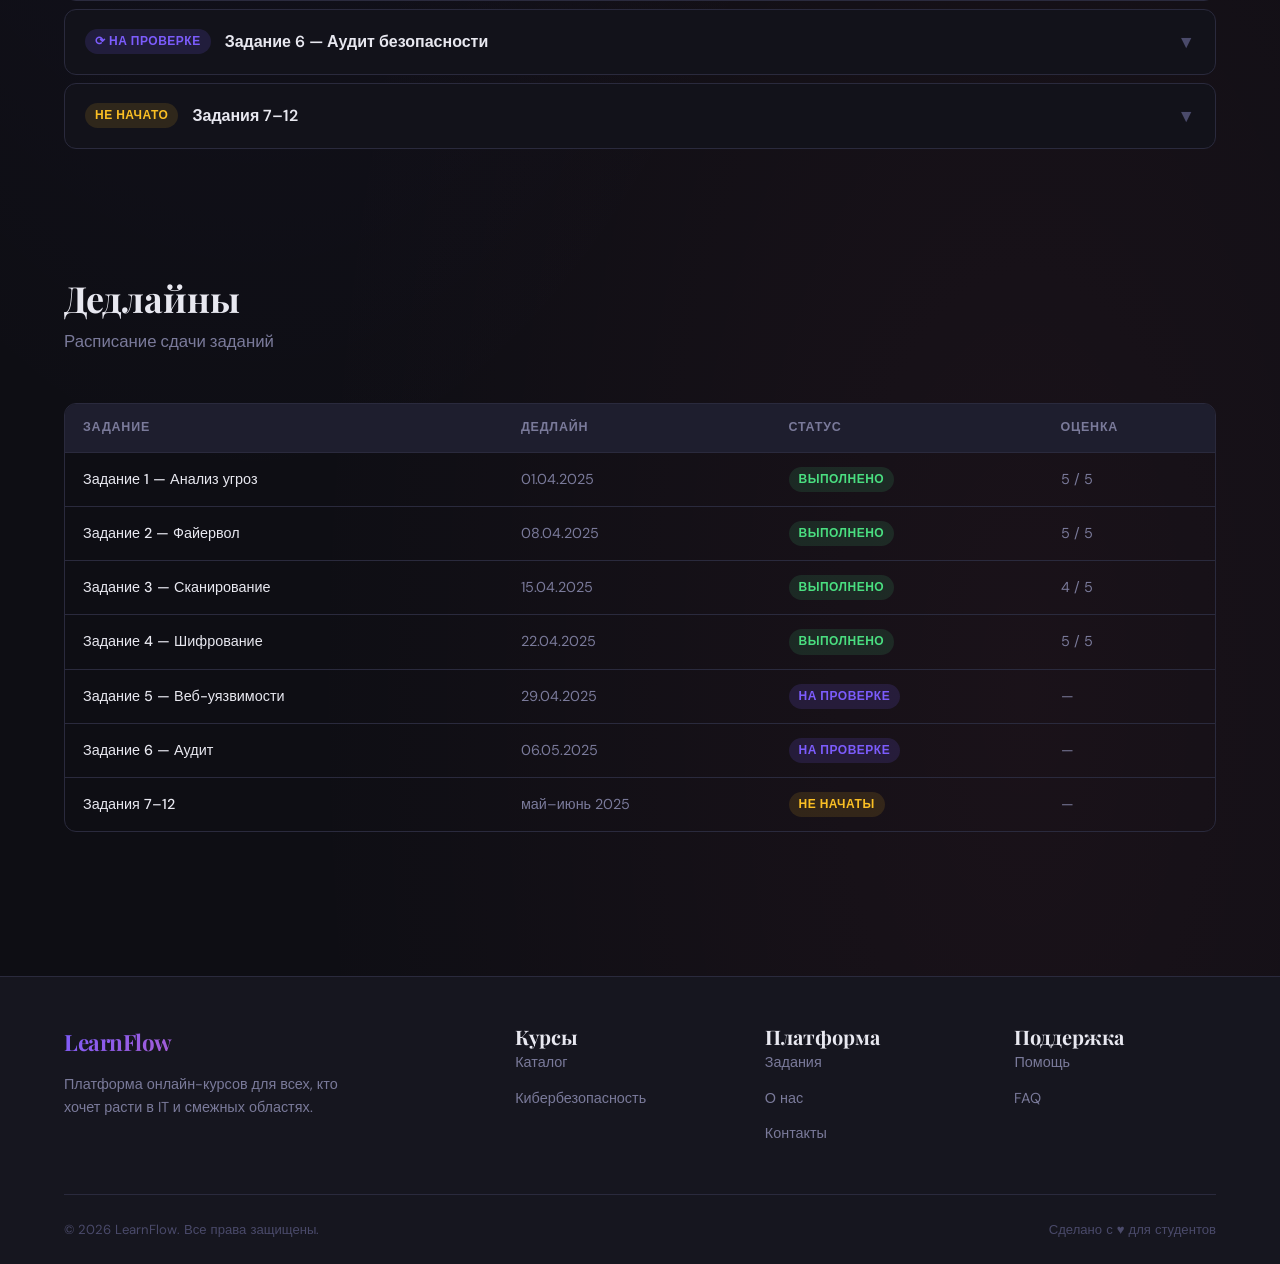
<file: lr6/homework.html>
<!DOCTYPE html>
<html lang="ru">
<head>
    <meta charset="UTF-8">
    <meta name="viewport" content="width=device-width, initial-scale=1.0">
    <title>Домашние задания — LearnFlow</title>
    <link rel="stylesheet" href="css/style.css">
    <link rel="preconnect" href="https://fonts.googleapis.com">
    <link href="https://fonts.googleapis.com/css2?family=Playfair+Display:wght@700&family=DM+Sans:wght@400;500;600&display=swap" rel="stylesheet">
</head>
<body>

<header>
    <nav>
        <a href="index.html" class="nav-logo">LearnFlow</a>
        <ul class="nav-links">
            <li><a href="index.html"><span>Каталог</span></a></li>
            <li><a href="course.html"><span>Курс</span></a></li>
            <li><a href="homework.html" class="active"><span>Задания</span></a></li>
            <li><a href="about.html"><span>О нас</span></a></li>
            <li><a href="contacts.html"><span>Контакты</span></a></li>
        </ul>
    </nav>
</header>

<main>
    <div class="container">

        <div class="page-header">
            <nav class="breadcrumb" aria-label="Навигация">
                <a href="index.html">Главная</a>
                <span>›</span>
                <a href="course.html">Основы кибербезопасности</a>
                <span>›</span>
                <span>Задания</span>
            </nav>
            <h1>Домашние задания</h1>
            <p style="color:var(--text-muted); margin-top:12px; font-size:1.05rem;">12 заданий по курсу «Основы кибербезопасности». Выполняйте последовательно — каждое задание закрепляет материал модуля.</p>
        </div>

        <!-- Progress -->
        <div class="section-progress">
            <div style="display:flex; gap:24px; flex-wrap:wrap; margin-bottom:40px;">
                <div class="stat-box" style="flex:1;">
                    <span class="number">4</span>
                    <span class="label">Выполнено</span>
                </div>
                <div class="stat-box" style="flex:1;">
                    <span class="number">2</span>
                    <span class="label">На проверке</span>
                </div>
                <div class="stat-box" style="flex:1;">
                    <span class="number">6</span>
                    <span class="label">Не начаты</span>
                </div>
                <div class="stat-box" style="flex:1;">
                    <span class="number">33%</span>
                    <span class="label">Прогресс</span>
                </div>
            </div>
            <div style="margin-bottom:48px;">
                <div style="display:flex; justify-content:space-between; font-size:0.85rem; color:var(--text-muted); margin-bottom:8px;">
                    <span>Общий прогресс по заданиям</span>
                    <span>4 / 12</span>
                </div>
                <div class="progress-bar" style="height:10px;">
                    <div class="progress-fill" style="width:33%;"></div>
                </div>
            </div>
        </div><!-- /section-progress -->

        <!-- Assignments -->
        <section>
            <div class="section-header">
                <h2>Список заданий</h2>
                <p>Нажмите на задание, чтобы раскрыть описание</p>
            </div>

            <div class="accordion">

                <div class="accordion-item open">
                    <div class="accordion-header" onclick="toggleAccordion(this)">
                        <div style="display:flex; align-items:center; gap:14px;">
                            <span class="tag tag-green">✓ Выполнено</span>
                            <h3>Задание 1 — Анализ угроз</h3>
                        </div>
                        <span class="accordion-arrow">▼</span>
                    </div>
                    <div class="accordion-body">
                        <p><strong>Описание:</strong> Составьте список из 10 актуальных киберугроз для организации (корпоративная сеть). Для каждой угрозы укажите тип, возможные последствия и метод противодействия.</p>
                        <p><strong>Ожидаемый результат:</strong> Таблица угроз в формате PDF или DOCX.</p>
                        <ul class="styled-list" style="margin-top:12px;">
                            <li>Минимум 10 различных типов угроз</li>
                            <li>Классификация по STRIDE или другой методологии</li>
                            <li>Ссылки на источники (CVE, OWASP)</li>
                        </ul>
                        <div style="margin-top:16px; display:flex; gap:10px;">
                            <span class="tag tag-green">Оценка: 5/5</span>
                            <span style="font-size:0.85rem; color:var(--text-dim);">Проверено: 12.04.2025</span>
                        </div>
                    </div>
                </div>

                <div class="accordion-item">
                    <div class="accordion-header" onclick="toggleAccordion(this)">
                        <div style="display:flex; align-items:center; gap:14px;">
                            <span class="tag tag-green">✓ Выполнено</span>
                            <h3>Задание 2 — Настройка файервола</h3>
                        </div>
                        <span class="accordion-arrow">▼</span>
                    </div>
                    <div class="accordion-body">
                        <p><strong>Описание:</strong> Настройте правила iptables для защиты условного Linux-сервера. Разрешите только необходимые порты (SSH, HTTP, HTTPS), заблокируйте остальные.</p>
                        <p><strong>Ожидаемый результат:</strong> Скрипт .sh с правилами и отчёт с объяснением каждого правила.</p>
                        <ul class="styled-list" style="margin-top:12px;">
                            <li>Файл скрипта iptables.sh с комментариями</li>
                            <li>Объяснение каждого правила</li>
                            <li>Скриншот вывода iptables -L после применения</li>
                        </ul>
                        <div style="margin-top:16px;">
                            <span class="tag tag-green">Оценка: 5/5</span>
                        </div>
                    </div>
                </div>

                <div class="accordion-item">
                    <div class="accordion-header" onclick="toggleAccordion(this)">
                        <div style="display:flex; align-items:center; gap:14px;">
                            <span class="tag tag-green">✓ Выполнено</span>
                            <h3>Задание 3 — Сетевое сканирование</h3>
                        </div>
                        <span class="accordion-arrow">▼</span>
                    </div>
                    <div class="accordion-body">
                        <p><strong>Описание:</strong> С помощью Nmap просканируйте учебный стенд (выданный адрес) и составьте отчёт о найденных открытых портах и сервисах.</p>
                        <p><strong>Ожидаемый результат:</strong> Отчёт Nmap и его интерпретация.</p>
                        <ul class="styled-list" style="margin-top:12px;">
                            <li>Результат сканирования nmap -sV</li>
                            <li>Описание каждого открытого порта</li>
                            <li>Рекомендации по безопасности</li>
                        </ul>
                        <div style="margin-top:16px;">
                            <span class="tag tag-green">Оценка: 4/5</span>
                        </div>
                    </div>
                </div>

                <div class="accordion-item">
                    <div class="accordion-header" onclick="toggleAccordion(this)">
                        <div style="display:flex; align-items:center; gap:14px;">
                            <span class="tag tag-green">✓ Выполнено</span>
                            <h3>Задание 4 — Шифрование данных</h3>
                        </div>
                        <span class="accordion-arrow">▼</span>
                    </div>
                    <div class="accordion-body">
                        <p><strong>Описание:</strong> Реализуйте шифрование и дешифрование текстового файла с помощью алгоритма AES-256 на Python или Java. Продемонстрируйте работу программы.</p>
                        <ul class="styled-list" style="margin-top:12px;">
                            <li>Рабочий код с комментариями</li>
                            <li>Демонстрация шифрования и дешифрования</li>
                            <li>README с инструкцией запуска</li>
                        </ul>
                        <div style="margin-top:16px;">
                            <span class="tag tag-green">Оценка: 5/5</span>
                        </div>
                    </div>
                </div>

                <div class="accordion-item">
                    <div class="accordion-header" onclick="toggleAccordion(this)">
                        <div style="display:flex; align-items:center; gap:14px;">
                            <span class="tag tag-purple">⟳ На проверке</span>
                            <h3>Задание 5 — Анализ веб-уязвимостей</h3>
                        </div>
                        <span class="accordion-arrow">▼</span>
                    </div>
                    <div class="accordion-body">
                        <p><strong>Описание:</strong> На учебном стенде DVWA найдите и задокументируйте уязвимости из OWASP Top 10: SQL-инъекцию, XSS, CSRF. Опишите каждую уязвимость и способ её закрытия.</p>
                        <ul class="styled-list" style="margin-top:12px;">
                            <li>Описание каждой найденной уязвимости</li>
                            <li>Скриншоты с демонстрацией эксплуатации</li>
                            <li>Рекомендации по устранению</li>
                        </ul>
                        <div style="margin-top:16px;">
                            <span class="tag tag-purple">Ожидает проверки</span>
                        </div>
                    </div>
                </div>

                <div class="accordion-item">
                    <div class="accordion-header" onclick="toggleAccordion(this)">
                        <div style="display:flex; align-items:center; gap:14px;">
                            <span class="tag tag-purple">⟳ На проверке</span>
                            <h3>Задание 6 — Аудит безопасности</h3>
                        </div>
                        <span class="accordion-arrow">▼</span>
                    </div>
                    <div class="accordion-body">
                        <p><strong>Описание:</strong> Проведите базовый аудит безопасности учебной системы. Используйте инструменты: Lynis, OpenVAS или аналоги. Составьте итоговый отчёт.</p>
                        <ul class="styled-list" style="margin-top:12px;">
                            <li>Автоматический отчёт аудита</li>
                            <li>Ручной анализ критических пунктов</li>
                            <li>План исправления уязвимостей (roadmap)</li>
                        </ul>
                    </div>
                </div>

                <div class="accordion-item">
                    <div class="accordion-header" onclick="toggleAccordion(this)">
                        <div style="display:flex; align-items:center; gap:14px;">
                            <span class="tag tag-yellow">Не начато</span>
                            <h3>Задания 7–12</h3>
                        </div>
                        <span class="accordion-arrow">▼</span>
                    </div>
                    <div class="accordion-body">
                        <p>Задания 7–12 станут доступны после прохождения соответствующих модулей курса. Они охватывают: CTF-задачи, форензику, реагирование на инциденты и финальный проект.</p>
                        <div style="margin-top:16px;">
                            <a href="course.html" class="btn btn-primary btn-sm">Продолжить курс</a>
                        </div>
                    </div>
                </div>

            </div>
        </section>

        <!-- Deadlines table -->
        <section>
            <div class="section-header">
                <h2>Дедлайны</h2>
                <p>Расписание сдачи заданий</p>
            </div>
            <div class="table-wrapper">
                <table>
                    <thead>
                        <tr>
                            <th>Задание</th>
                            <th>Дедлайн</th>
                            <th>Статус</th>
                            <th>Оценка</th>
                        </tr>
                    </thead>
                    <tbody>
                        <tr>
                            <td>Задание 1 — Анализ угроз</td>
                            <td>01.04.2025</td>
                            <td><span class="tag tag-green">Выполнено</span></td>
                            <td>5 / 5</td>
                        </tr>
                        <tr>
                            <td>Задание 2 — Файервол</td>
                            <td>08.04.2025</td>
                            <td><span class="tag tag-green">Выполнено</span></td>
                            <td>5 / 5</td>
                        </tr>
                        <tr>
                            <td>Задание 3 — Сканирование</td>
                            <td>15.04.2025</td>
                            <td><span class="tag tag-green">Выполнено</span></td>
                            <td>4 / 5</td>
                        </tr>
                        <tr>
                            <td>Задание 4 — Шифрование</td>
                            <td>22.04.2025</td>
                            <td><span class="tag tag-green">Выполнено</span></td>
                            <td>5 / 5</td>
                        </tr>
                        <tr>
                            <td>Задание 5 — Веб-уязвимости</td>
                            <td>29.04.2025</td>
                            <td><span class="tag tag-purple">На проверке</span></td>
                            <td>—</td>
                        </tr>
                        <tr>
                            <td>Задание 6 — Аудит</td>
                            <td>06.05.2025</td>
                            <td><span class="tag tag-purple">На проверке</span></td>
                            <td>—</td>
                        </tr>
                        <tr>
                            <td>Задания 7–12</td>
                            <td>май–июнь 2025</td>
                            <td><span class="tag tag-yellow">Не начаты</span></td>
                            <td>—</td>
                        </tr>
                    </tbody>
                </table>
            </div>
        </section>

    </div>
</main>

<footer>
    <div class="container">
        <div class="footer-grid">
            <div class="footer-brand">
                <div class="nav-logo">LearnFlow</div>
                <p>Платформа онлайн-курсов для всех, кто хочет расти в IT и смежных областях.</p>
            </div>
            <div class="footer-col">
                <h3>Курсы</h3>
                <ul>
                    <li><a href="index.html">Каталог</a></li>
                    <li><a href="course.html">Кибербезопасность</a></li>
                </ul>
            </div>
            <div class="footer-col">
                <h3>Платформа</h3>
                <ul>
                    <li><a href="homework.html">Задания</a></li>
                    <li><a href="about.html">О нас</a></li>
                    <li><a href="contacts.html">Контакты</a></li>
                </ul>
            </div>
            <div class="footer-col">
                <h3>Поддержка</h3>
                <ul>
                    <li><a href="contacts.html">Помощь</a></li>
                    <li><a href="contacts.html">FAQ</a></li>
                </ul>
            </div>
        </div>
        <div class="footer-bottom">
            <span>© 2026 LearnFlow. Все права защищены.</span>
            <span>Сделано с ♥ для студентов</span>
        </div>
    </div>
</footer>

<script>
function toggleAccordion(header) {
    var item = header.parentElement;
    var isOpen = item.classList.contains('open');
    document.querySelectorAll('.accordion-item').forEach(function(el) {
        el.classList.remove('open');
    });
    if (!isOpen) {
        item.classList.add('open');
    }
}
</script>

</body>
</html>
</file>
<file: lr6/css/style.css>
:root {
    --bg: #0e0e14;
    --surface: #16161f;
    --surface2: #1e1e2e;
    --border: #2a2a3d;
    --accent: #7c5cfc;
    --accent2: #fc5c7d;
    --accent-glow: rgba(124, 92, 252, 0.25);
    --text: #e8e8f0;
    --text-muted: #7a7a9a;
    --text-dim: #4a4a6a;
    --success: #4ade80;
    --warn: #fbbf24;
    --card-bg: #12121a;
    --radius: 12px;
    --radius-sm: 6px;
    --font-display: 'Playfair Display', Georgia, serif;
    --font-body: 'DM Sans', 'Segoe UI', sans-serif;
    --font-mono: 'JetBrains Mono', 'Courier New', monospace;
    --transition: 0.25s cubic-bezier(0.4, 0, 0.2, 1);
}

*, *::before, *::after {
    box-sizing: border-box;
    margin: 0;
    padding: 0;
}

html {
    scroll-behavior: smooth;
}

body {
    font-family: var(--font-body);
    background-color: var(--bg);
    color: var(--text);
    line-height: 1.6;
    min-height: 100vh;
    background-image:
        radial-gradient(ellipse at 20% 10%, rgba(124, 92, 252, 0.08) 0%, transparent 50%),
        radial-gradient(ellipse at 80% 80%, rgba(252, 92, 125, 0.05) 0%, transparent 50%);
}

a {
    color: inherit;
    text-decoration: none;
}

img {
    max-width: 100%;
    display: block;
}

ul, ol {
    list-style: none;
}

h1, h2, h3, h4 {
    font-family: var(--font-display);
    line-height: 1.2;
    font-weight: 700;
}

h1 { font-size: clamp(2rem, 5vw, 3.5rem); }
h2 { font-size: clamp(1.5rem, 3vw, 2.25rem); }
h3 { font-size: 1.25rem; }

.container {
    max-width: 1200px;
    margin: 0 auto;
    padding: 0 24px;
}

header {
    position: sticky;
    top: 0;
    z-index: 100;
    background: rgba(14, 14, 20, 0.85);
    backdrop-filter: blur(16px);
    -webkit-backdrop-filter: blur(16px);
    border-bottom: 1px solid var(--border);
}

nav {
    display: flex;
    align-items: center;
    justify-content: space-between;
    padding: 16px 24px;
    max-width: 1200px;
    margin: 0 auto;
}

.nav-logo {
    font-family: var(--font-display);
    font-size: 1.4rem;
    font-weight: 700;
    background: linear-gradient(135deg, var(--accent), var(--accent2));
    -webkit-background-clip: text;
    -webkit-text-fill-color: transparent;
    background-clip: text;
    letter-spacing: -0.5px;
}

.nav-links {
    display: flex;
    gap: 8px;
    align-items: center;
}

.nav-links a {
    padding: 8px 16px;
    border-radius: var(--radius-sm);
    font-size: 0.9rem;
    font-weight: 500;
    color: var(--text-muted);
    transition: color var(--transition), background var(--transition);
}

.nav-links a:hover,
.nav-links a.active {
    color: var(--text);
    background: var(--surface2);
}

.nav-links a.active {
    color: var(--accent);
}

.hero {
    padding: 100px 0 80px;
    text-align: center;
    position: relative;
}

.hero-badge {
    display: inline-flex;
    align-items: center;
    gap: 6px;
    background: rgba(124, 92, 252, 0.12);
    border: 1px solid rgba(124, 92, 252, 0.3);
    border-radius: 99px;
    padding: 6px 16px;
    font-size: 0.8rem;
    color: var(--accent);
    font-weight: 600;
    letter-spacing: 0.5px;
    text-transform: uppercase;
    margin-bottom: 24px;
}

.hero h1 {
    margin-bottom: 20px;
    color: var(--text);
}

.hero h1 span {
    background: linear-gradient(135deg, var(--accent), var(--accent2));
    -webkit-background-clip: text;
    -webkit-text-fill-color: transparent;
    background-clip: text;
}

.hero p {
    font-size: 1.1rem;
    color: var(--text-muted);
    max-width: 560px;
    margin: 0 auto 40px;
}

.hero-cta {
    display: flex;
    gap: 12px;
    justify-content: center;
    flex-wrap: wrap;
}

.btn {
    display: inline-flex;
    align-items: center;
    gap: 8px;
    padding: 12px 28px;
    border-radius: var(--radius-sm);
    font-size: 0.95rem;
    font-weight: 600;
    font-family: var(--font-body);
    cursor: pointer;
    transition: all var(--transition);
    border: none;
    text-decoration: none;
}

.btn-primary {
    background: linear-gradient(135deg, var(--accent), #6344d8);
    color: #fff;
    box-shadow: 0 4px 20px var(--accent-glow);
}

.btn-primary:hover {
    transform: translateY(-2px);
    box-shadow: 0 8px 30px var(--accent-glow);
}

.btn-outline {
    background: transparent;
    color: var(--text);
    border: 1px solid var(--border);
}

.btn-outline:hover {
    background: var(--surface2);
    border-color: var(--accent);
    color: var(--accent);
}

.btn-sm {
    padding: 8px 18px;
    font-size: 0.85rem;
}

section {
    padding: 64px 0;
}

.section-header {
    margin-bottom: 48px;
}

.section-header h2 {
    margin-bottom: 8px;
}

.section-header p {
    color: var(--text-muted);
    font-size: 1.05rem;
}

.card {
    background: var(--card-bg);
    border: 1px solid var(--border);
    border-radius: var(--radius);
    overflow: hidden;
    transition: all var(--transition);
}

.card:hover {
    border-color: rgba(124, 92, 252, 0.4);
    transform: translateY(-4px);
    box-shadow: 0 12px 40px rgba(0,0,0,0.4), 0 0 0 1px rgba(124, 92, 252, 0.1);
}

.card-img {
    width: 100%;
    height: 180px;
    object-fit: cover;
    background: var(--surface2);
}

.card-img-placeholder {
    width: 100%;
    height: 180px;
    background: linear-gradient(135deg, var(--surface2), var(--surface));
    display: flex;
    align-items: center;
    justify-content: center;
    font-size: 3rem;
}

.card-body {
    padding: 20px;
}

.card-meta {
    display: flex;
    align-items: center;
    gap: 8px;
    margin-bottom: 10px;
    flex-wrap: wrap;
}

.tag {
    display: inline-block;
    padding: 3px 10px;
    border-radius: 99px;
    font-size: 0.75rem;
    font-weight: 600;
    text-transform: uppercase;
    letter-spacing: 0.5px;
}

.tag-purple { background: rgba(124, 92, 252, 0.15); color: var(--accent); }
.tag-pink   { background: rgba(252, 92, 125, 0.15); color: var(--accent2); }
.tag-green  { background: rgba(74, 222, 128, 0.12); color: var(--success); }
.tag-yellow { background: rgba(251, 191, 36, 0.12); color: var(--warn); }

.card h3 {
    margin-bottom: 8px;
    font-size: 1.1rem;
}

.card p {
    color: var(--text-muted);
    font-size: 0.9rem;
    margin-bottom: 16px;
    display: -webkit-box;
    -webkit-line-clamp: 3;
    -webkit-box-orient: vertical;
    overflow: hidden;
}

.card-footer {
    display: flex;
    justify-content: space-between;
    align-items: center;
    margin-top: 16px;
    padding-top: 16px;
    border-top: 1px solid var(--border);
}

.card-stat {
    font-size: 0.82rem;
    color: var(--text-dim);
    display: flex;
    align-items: center;
    gap: 4px;
}

.grid-3 {
    display: grid;
    grid-template-columns: repeat(auto-fill, minmax(320px, 1fr));
    gap: 24px;
}

.grid-2 {
    display: grid;
    grid-template-columns: repeat(auto-fill, minmax(420px, 1fr));
    gap: 24px;
}

.table-wrapper {
    overflow-x: auto;
    border: 1px solid var(--border);
    border-radius: var(--radius);
}

table {
    width: 100%;
    border-collapse: collapse;
    font-size: 0.9rem;
}

thead {
    background: var(--surface2);
}

thead th {
    padding: 14px 18px;
    text-align: left;
    font-size: 0.78rem;
    font-weight: 700;
    color: var(--text-muted);
    text-transform: uppercase;
    letter-spacing: 0.8px;
    border-bottom: 1px solid var(--border);
}

tbody tr {
    border-bottom: 1px solid var(--border);
    transition: background var(--transition);
}

tbody tr:last-child {
    border-bottom: none;
}

tbody tr:hover {
    background: var(--surface2);
}

tbody td {
    padding: 14px 18px;
    color: var(--text-muted);
    vertical-align: middle;
}

tbody td:first-child {
    color: var(--text);
    font-weight: 500;
}

.stats-row {
    display: flex;
    gap: 24px;
    flex-wrap: wrap;
    margin: 40px 0;
}

.stat-box {
    flex: 1;
    min-width: 150px;
    background: var(--card-bg);
    border: 1px solid var(--border);
    border-radius: var(--radius);
    padding: 24px;
    text-align: center;
}

.stat-box .number {
    font-family: var(--font-display);
    font-size: 2.5rem;
    font-weight: 700;
    background: linear-gradient(135deg, var(--accent), var(--accent2));
    -webkit-background-clip: text;
    -webkit-text-fill-color: transparent;
    background-clip: text;
    display: block;
}

.stat-box .label {
    color: var(--text-muted);
    font-size: 0.85rem;
    margin-top: 4px;
}

.styled-list {
    display: flex;
    flex-direction: column;
    gap: 12px;
}

.styled-list li {
    display: flex;
    align-items: flex-start;
    gap: 12px;
    padding: 16px;
    background: var(--card-bg);
    border: 1px solid var(--border);
    border-radius: var(--radius-sm);
    color: var(--text-muted);
    font-size: 0.95rem;
}

.styled-list li::before {
    content: '→';
    color: var(--accent);
    font-weight: 700;
    flex-shrink: 0;
    margin-top: 1px;
}

.divider {
    height: 1px;
    background: var(--border);
    margin: 64px 0;
}

footer {
    background: var(--surface);
    border-top: 1px solid var(--border);
    padding: 48px 0 24px;
    margin-top: 80px;
}

.footer-grid {
    display: grid;
    grid-template-columns: 2fr 1fr 1fr 1fr;
    gap: 48px;
    margin-bottom: 48px;
}

.footer-brand p {
    color: var(--text-muted);
    font-size: 0.9rem;
    margin-top: 12px;
    max-width: 280px;
}

.footer-col h4 {
    font-family: var(--font-body);
    font-size: 0.8rem;
    font-weight: 700;
    text-transform: uppercase;
    letter-spacing: 1px;
    color: var(--text-dim);
    margin-bottom: 16px;
}

.footer-col ul {
    display: flex;
    flex-direction: column;
    gap: 10px;
}

.footer-col ul li a {
    color: var(--text-muted);
    font-size: 0.9rem;
    transition: color var(--transition);
}

.footer-col ul li a:hover {
    color: var(--accent);
}

.footer-bottom {
    border-top: 1px solid var(--border);
    padding-top: 24px;
    color: var(--text-dim);
    font-size: 0.82rem;
    display: flex;
    justify-content: space-between;
    align-items: center;
}

.page-header {
    padding: 60px 0 40px;
    border-bottom: 1px solid var(--border);
    margin-bottom: 56px;
}

.breadcrumb {
    display: flex;
    gap: 8px;
    align-items: center;
    font-size: 0.85rem;
    color: var(--text-dim);
    margin-bottom: 16px;
}

.breadcrumb a {
    color: var(--text-muted);
    transition: color var(--transition);
}

.breadcrumb a:hover { color: var(--accent); }
.breadcrumb span { color: var(--text-dim); }

.progress-bar {
    height: 6px;
    background: var(--surface2);
    border-radius: 99px;
    overflow: hidden;
    margin-top: 8px;
}

.progress-fill {
    height: 100%;
    background: linear-gradient(90deg, var(--accent), var(--accent2));
    border-radius: 99px;
    transition: width 0.6s ease;
}

.accordion {
    display: flex;
    flex-direction: column;
    gap: 8px;
}

.accordion-item {
    background: var(--card-bg);
    border: 1px solid var(--border);
    border-radius: var(--radius);
    overflow: hidden;
}

.accordion-header {
    padding: 18px 20px;
    cursor: pointer;
    display: flex;
    justify-content: space-between;
    align-items: center;
    transition: background var(--transition);
    user-select: none;
}

.accordion-header:hover {
    background: var(--surface2);
}

.accordion-header h3 {
    font-size: 1rem;
    font-family: var(--font-body);
    font-weight: 600;
}

.accordion-arrow {
    color: var(--text-dim);
    transition: transform var(--transition);
    font-size: 1.1rem;
}

.accordion-item.open .accordion-arrow {
    transform: rotate(180deg);
}

.accordion-body {
    display: none;
    padding: 0 20px 20px;
    border-top: 1px solid var(--border);
}

.accordion-item.open .accordion-body {
    display: block;
}

.accordion-body p {
    color: var(--text-muted);
    font-size: 0.92rem;
    margin-top: 16px;
    margin-bottom: 12px;
}

.reviews-grid {
    display: grid;
    grid-template-columns: repeat(auto-fill, minmax(280px, 1fr));
    gap: 20px;
}

.review-card {
    background: var(--card-bg);
    border: 1px solid var(--border);
    border-radius: var(--radius);
    padding: 20px;
}

.review-author {
    display: flex;
    align-items: center;
    gap: 12px;
    margin-bottom: 12px;
}

.avatar {
    width: 40px;
    height: 40px;
    border-radius: 50%;
    background: linear-gradient(135deg, var(--accent), var(--accent2));
    display: flex;
    align-items: center;
    justify-content: center;
    font-weight: 700;
    font-size: 0.9rem;
    color: #fff;
    flex-shrink: 0;
}

.review-author-info strong {
    display: block;
    font-size: 0.9rem;
}

.review-author-info span {
    font-size: 0.78rem;
    color: var(--text-dim);
}

.stars {
    color: var(--warn);
    font-size: 0.85rem;
    letter-spacing: 2px;
    margin-bottom: 10px;
}

.review-card p {
    color: var(--text-muted);
    font-size: 0.88rem;
    line-height: 1.6;
}

@media (max-width: 900px) {
    .footer-grid {
        grid-template-columns: 1fr 1fr;
    }
}

@media (max-width: 600px) {
    .nav-links a span { display: none; }
    .hero { padding: 64px 0 48px; }
    .footer-grid { grid-template-columns: 1fr; gap: 24px; }
    .grid-2 { grid-template-columns: 1fr; }
    .stats-row { flex-direction: column; }
    .footer-bottom { flex-direction: column; gap: 8px; text-align: center; }
}

.footer-col-title {
    font-size: 0.8rem;
    font-weight: 700;
    text-transform: uppercase;
    letter-spacing: 1px;
    color: var(--text-dim);
    margin-bottom: 16px;
}
</file>
